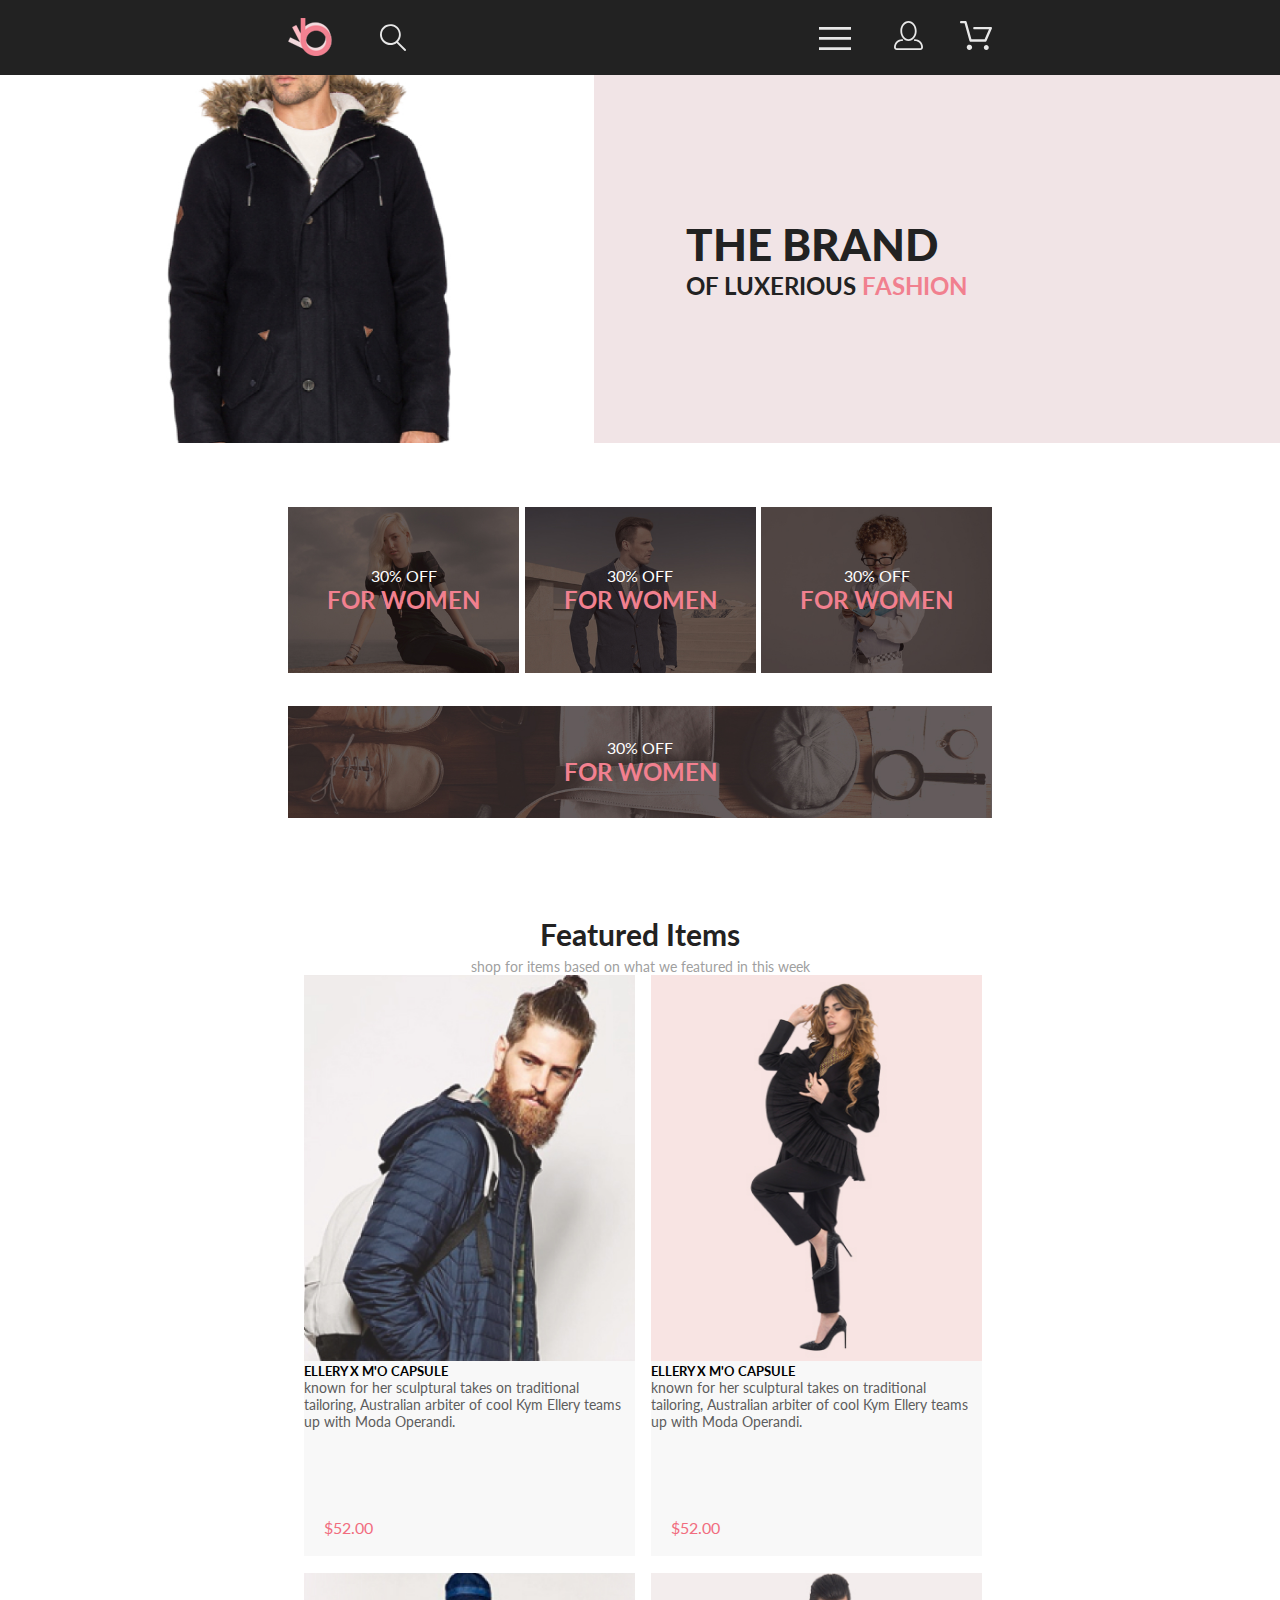
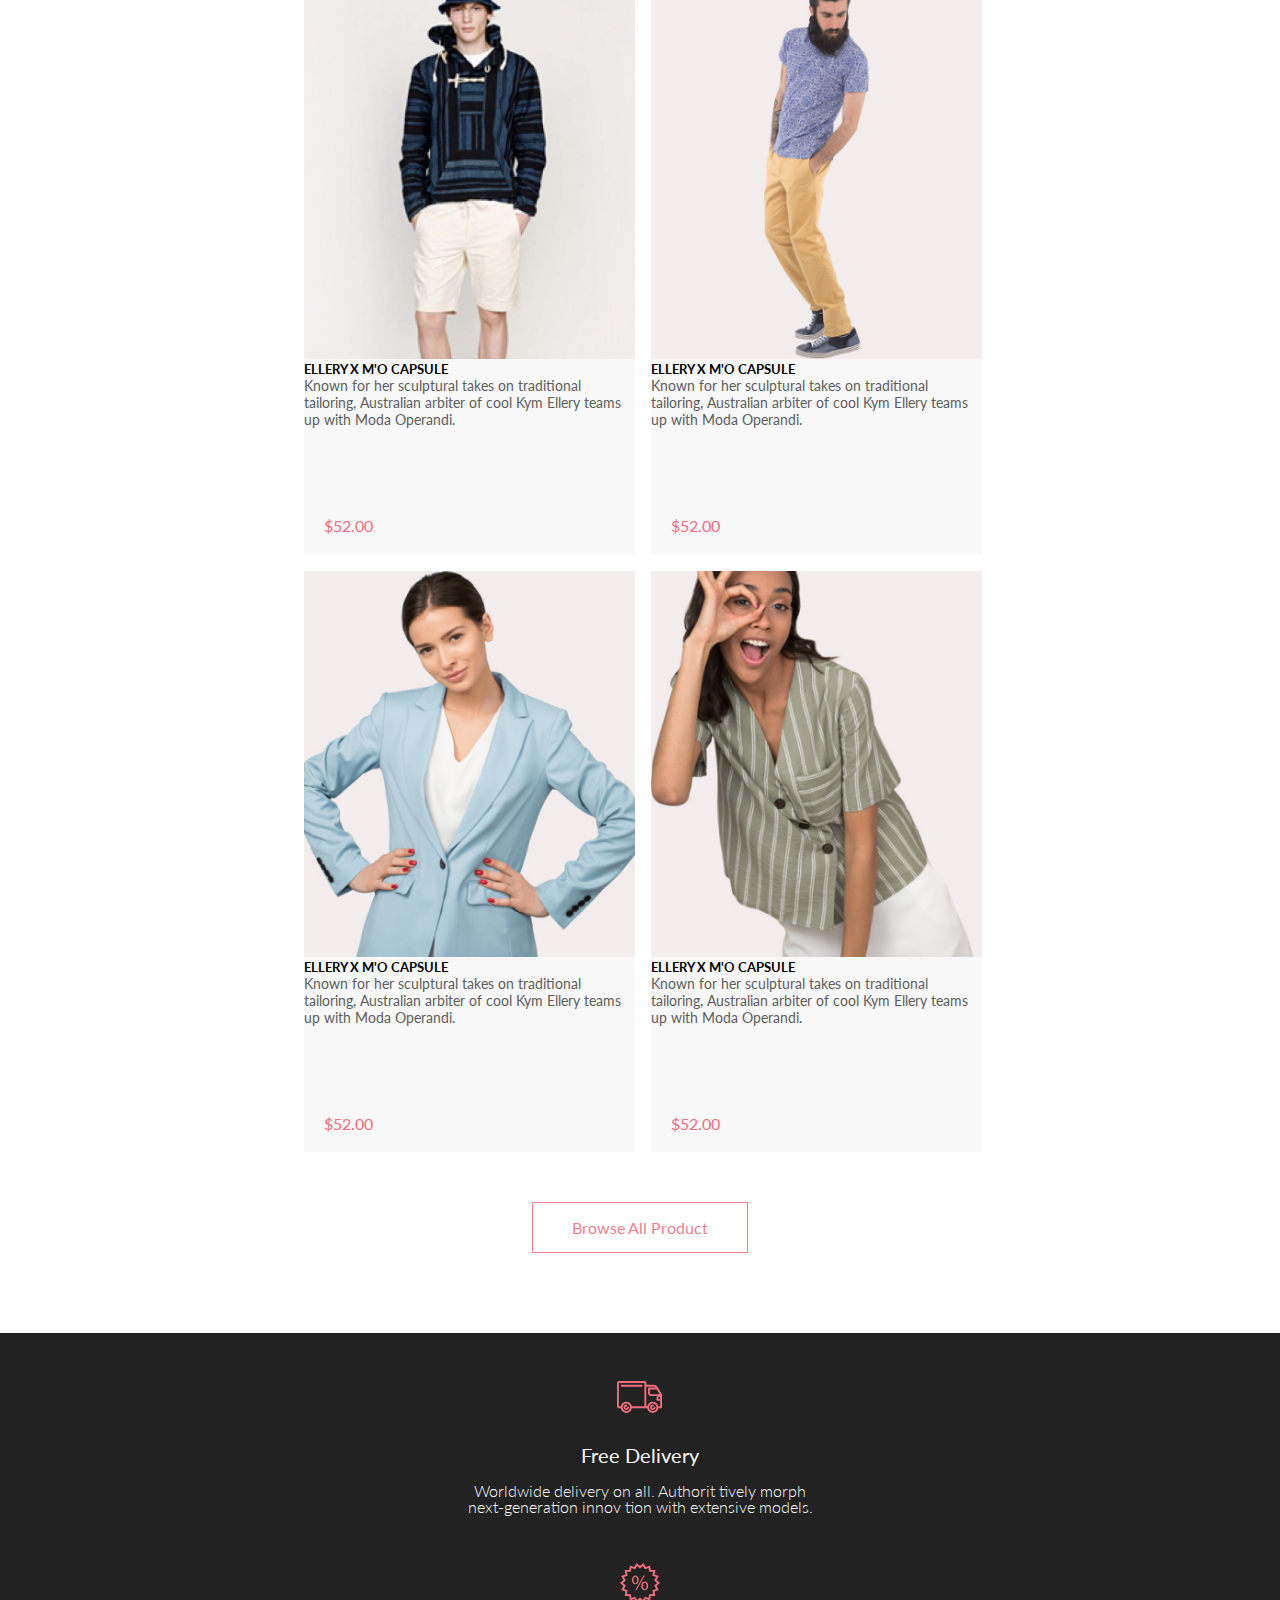
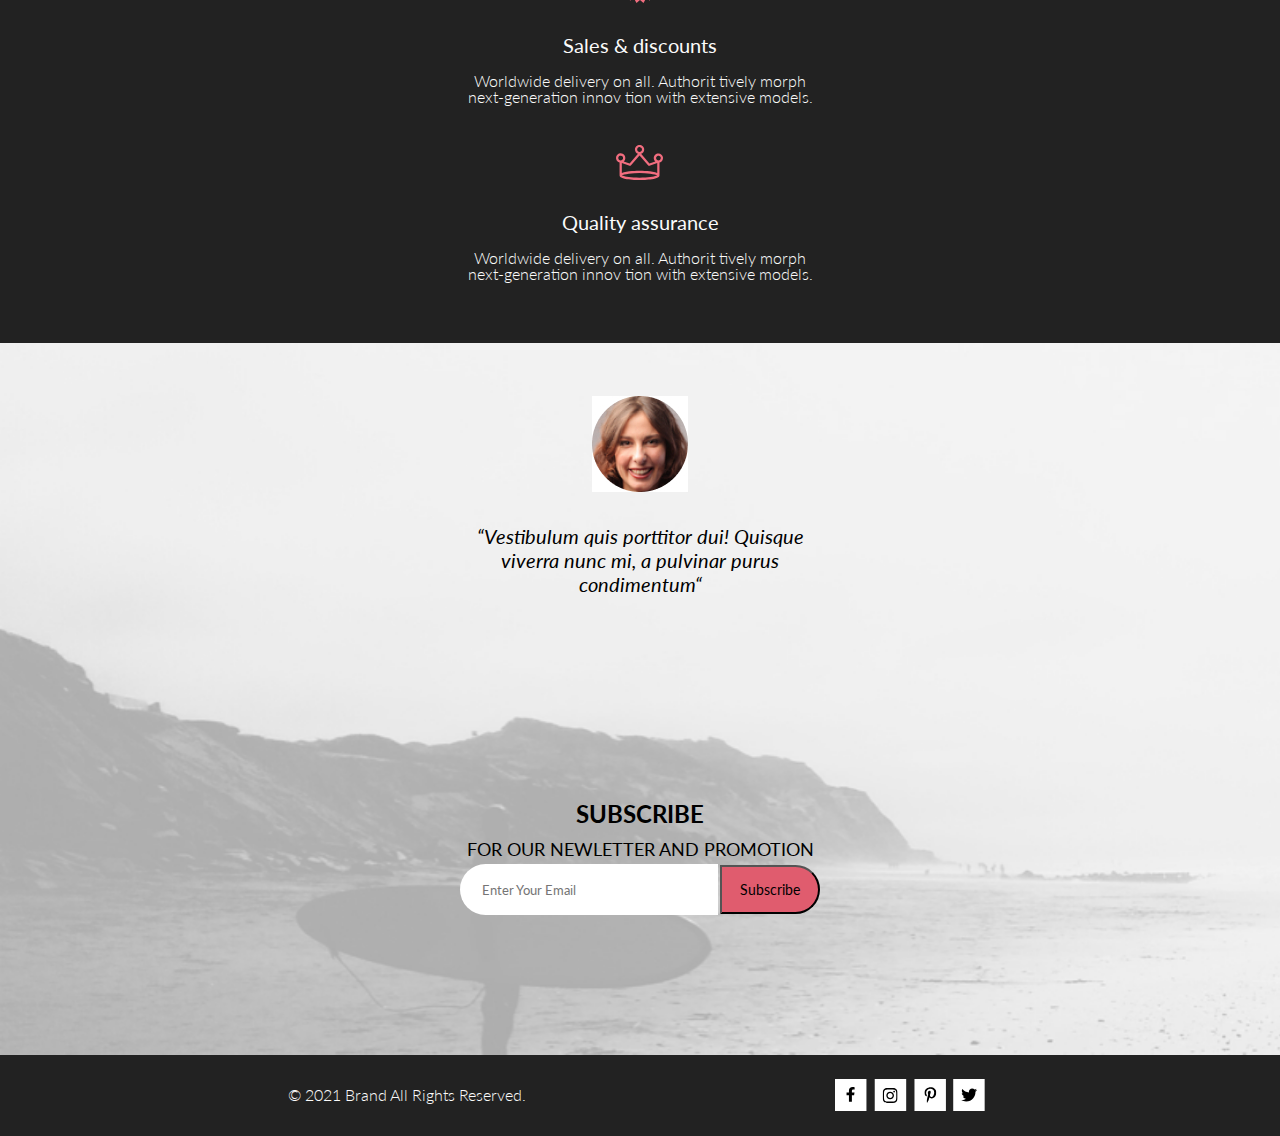
<file: index.html>
<!DOCTYPE html>
<html lang="en">

<head>
    <meta charset="UTF-8">
    <meta name="viewport" content="width=device-width, initial-scale=1.0">
    <title>Shop</title>
    <link rel="stylesheet" href="./css/style.css">
    <link rel="preconnect" href="https://fonts.googleapis.com">
    <link rel="preconnect" href="https://fonts.gstatic.com" crossorigin>
    <link href="https://fonts.googleapis.com/css2?family=Lato:ital,wght@0,300;0,400;0,700;0,900;1,400&display=swap"
    rel="stylesheet">
    <!-- <link href="https://cdn.jsdelivr.net/npm/bootstrap@5.1.3/dist/css/bootstrap.min.css" rel="stylesheet" integrity="sha384-1BmE4kWBq78iYhFldvKuhfTAU6auU8tT94WrHftjDbrCEXSU1oBoqyl2QvZ6jIW3" crossorigin="anonymous" > -->
    <link rel="stylesheet" href="./css/all.css">    


</head>

<body>
    <header class="header">
        <div class="container">
            <div class="header__wrp">
                <div class="header__search">
                    <a href="index.html"><img class="header__logo" src="./img/logo.svg" alt="logo"></a>
                    <div class="header__search-wrp">
                        <form class="header__search-form" action="#">
                            <button class="header__search-button"><img src="./img/loupe.svg" alt="loupe"></button>
                            <label class="search-label visually-hidden" for="search">search</label>
                            <input type="search" placeholder="Search" id="search">
                        </form>
                    </div>
                </div>
                <div class="header__nav-group">
                    <button class="header__button" type="button"><img src="./img/burger.svg" alt="burger">
                    </button>
                    <a href="registration.html"><img class="header__link" src="./img/cabinet.svg" alt="cabinet"></a>
                    <a href="cart.html"><img class="header__link" src="./img/basket.svg" alt="basket"></a>
                    <nav class="header__menu">
                        <h2 class="header__menu-tittle">menu</h2>
                        <button class="header__menu-close"><img src="./img/menu-cross.svg" alt="cross"></button>
                        <ul class="header__menu-list">
                            <li class="header__menu-item menu-sub-item">
                                <h3 class="menu-sub-item__title">man</h3>
                                <ul class="menu-sub-item__list">
                                    <li><a class="menu-sub-item__item-link" href="#">accessories</a></li>
                                    <li><a class="menu-sub-item__item-link" href="#">bags</a></li>
                                    <li><a class="menu-sub-item__item-link" href="#">denim</a></li>
                                    <li><a class="menu-sub-item__item-link" href="#">t-shirts</a></li>
                                </ul>
                            </li>
                            <li class="header__menu-item menu-sub-item">
                                <h3 class="menu-sub-item__title">woman</h3>
                                <ul class="menu-sub-item__list">
                                    <li><a class="menu-sub-item__item-link" href="#">accessories</a></li>
                                    <li><a class="menu-sub-item__item-link" href="#">jackets & coats</a></li>
                                    <li><a class="menu-sub-item__item-link" href="#">polos</a></li>
                                    <li><a class="menu-sub-item__item-link" href="#">t-shirts</a></li>
                                    <li><a class="menu-sub-item__item-link" href="#">shirts</a></li>
                                </ul>
                            </li>
                            <li class="header__menu-item menu-sub-item">
                                <h3 class="menu-sub-item__title">kids</h3>
                                <ul class="menu-sub-item__list">
                                    <li><a class="menu-sub-item__item-link" href="#">accessories</a></li>
                                    <li><a class="menu-sub-item__item-link" href="#">jackets & coats</a></li>
                                    <li><a class="menu-sub-item__item-link" href="#">polos</a></li>
                                    <li><a class="menu-sub-item__item-link" href="#">t-shirts</a></li>
                                    <li><a class="menu-sub-item__item-link" href="#">shirts</a></li>
                                    <li><a class="menu-sub-item__item-link" href="#">bags</a></li>
                                </ul>
                            </li>
                        </ul>
                    </nav>
                </div>
            </div>
        </div>
    </header>
    <main>
        <section class="brand">
            <img class="brand__img" src="./img/man.jpg" alt="man" width="800" height="765">
            <div class="brand__title-wrp">
                <h1 class="brand__title">The brand<span class="brand__sub-title"> of luxerious <span
                            class="brand__sub-title-pink">fashion</span></span></h1>
            </div>
        </section>
        <section class="sales container">
            <h2 class="visually-hidden">sales</h2>
            <ul class="sales__list">
                <li class="sales__item sales__item-women">
                    <img class="sales__img" src="./img/women.jpg" alt="women">
                    <div class="sales__item-text-wrp">
                        <p class="sales__item-text">30% off </p>
                        <h3 class="sales__item-title">for women</h3>
                    </div>
                </li>
                <li class="sales__item sales__item-men">
                    <img class="sales__img" src="./img/men.jpg" alt="men">
                    <div class="sales__item-text-wrp">
                        <p class="sales__item-text">30% off </p>
                        <h3 class="sales__item-title">for women</h3>
                    </div>
                </li>
                <li class="sales__item sales__item-kids">
                    <img class="sales__img" src="./img/kids.jpg" alt="kids">
                    <div class="sales__item-text-wrp">
                        <p class="sales__item-text">30% off </p>
                        <h3 class="sales__item-title">for women</h3>
                    </div>
                </li>
                <li class="sales__item-accesories">
                    <img class="sale__img-accesories" src="./img/accesories.jpg" alt="accessories">
                    <div class="sales__item-text-wrp">
                        <p class="sales__item-text">30% off </p>
                        <h3 class="sales__item-title">for women</h3>
                    </div>
                </li>
            </ul>
        </section>
        <section class="products container">
            <h2 class="products__title">featured Items</h2>
            <p class="products__text">shop for items based on what we featured in this week</p>
            <ul class="products__list">
                <li class="product__item">
                    <div class="product__item-wrp">
                        <img class="products__item-img" src="img/p1.jpg" alt="Product-1">
                        <div class="product__overlay">
                        </div>
                        <button class="product__button">
                            <img class="product__cart-img" src="./img/basket.svg" alt="basket">
                            <span class="product__button-text">Add to cart</span>
                        </button>
                    </div>
                    <h3 class="products__item-title">ellery x m'o capsule</h3>
                    <p class="products__item--text">known for her sculptural takes on traditional tailoring, Australian
                        arbiter of cool Kym Ellery
                        teams up with Moda Operandi.</p>
                    <a class="products__item-link" href="#">$52.00</a>
                </li>
                <li class="product__item product__item-center">
                    <div class="product__item-wrp">
                        <img class="products__item-img" src="img/p2.jpg" alt="Product-2">
                        <div class="product__overlay">
                        </div>
                        <button class="product__button">
                            <img class="product__cart-img" src="./img/basket.svg" alt="basket">
                            <span class="product__button-text">Add to cart</span>
                        </button>
                    </div>
                    <h3 class="products__item-title">ellery x m'o capsule</h3>
                    <p class="products__item--text">known for her sculptural takes on traditional tailoring, Australian
                        arbiter of cool Kym Ellery
                        teams up with Moda Operandi.</p>
                    <a class="products__item-link" href="#">$52.00</a>
                </li>
                <li class="product__item">
                    <div class="product__item-wrp">
                        <img class="products__item-img" src="img/p3.jpg" alt="Product-3">
                        <div class="product__overlay">
                        </div>
                        <button class="product__button">
                            <img class="product__cart-img" src="./img/basket.svg" alt="basket">
                            <span class="product__button-text">Add to cart</span>
                        </button>
                    </div>
                    <h3 class="products__item-title">ellery x m'o capsule</h3>
                    <p class="products__item--text">Known for her sculptural takes on traditional tailoring, Australian
                        arbiter of cool Kym Ellery
                        teams up with Moda Operandi.</p>
                    <a class="products__item-link" href="#">$52.00</a>
                </li>
                <li class="product__item">
                    <div class="product__item-wrp">
                        <img class="products__item-img" src="img/p4.jpg" alt="Product-4">
                        <div class="product__overlay">
                        </div>
                        <button class="product__button">
                            <img class="product__cart-img" src="./img/basket.svg" alt="basket">
                            <span class="product__button-text">Add to cart</span>
                        </button>
                    </div>
                    <h3 class="products__item-title">ellery x m'o capsule</h3>
                    <p class="products__item--text">Known for her sculptural takes on traditional tailoring, Australian
                        arbiter of cool Kym Ellery
                        teams up with Moda Operandi.</p>
                    <a class="products__item-link" href="#">$52.00</a>
                </li>
                <li class="product__item product__item-center">
                    <div class="product__item-wrp">
                        <img class="products__item-img" src="img/p5.jpg" alt="Product-5">
                        <div class="product__overlay">
                        </div>
                        <button class="product__button">
                            <img class="product__cart-img" src="./img/basket.svg" alt="basket">
                            <span class="product__button-text">Add to cart</span>
                        </button>
                    </div>
                    <h3 class="products__item-title">ellery x m'o capsule</h3>
                    <p class="products__item--text">Known for her sculptural takes on traditional tailoring, Australian
                        arbiter of cool Kym Ellery
                        teams up with Moda Operandi.</p>
                    <a class="products__item-link" href="#">$52.00</a>
                </li>
                <li class="product__item">
                    <div class="product__item-wrp">
                        <img class="products__item-img" src="img/p6.jpg" alt="Product-6">
                        <div class="product__overlay">
                        </div>
                        <button class="product__button">
                            <img class="product__cart-img" src="./img/basket.svg" alt="basket">
                            <span class="product__button-text">Add to cart</span>
                        </button>
                    </div>
                    <h3 class="products__item-title">ellery x m'o capsule</h3>
                    <p class="products__item--text">Known for her sculptural takes on traditional tailoring, Australian
                        arbiter of cool Kym Ellery
                        teams up with Moda Operandi.</p>
                    <a class="products__item-link" href="#">$52.00</a>
                </li>
            </ul>
            <div class="product__link-wrp"><a class="product__link" href="#">Browse All Product</a>
            </div>

        </section>
        <section class="features">
            <h2 class="visually-hidden">features</h2>
            <ul class="features__list container">
                <li class="features__item">
                    <img class="features__item-img" src="img/car.svg" alt="car">
                    <h3 class="features__item-title">Free Delivery</h3>
                    <p class="features__item-text">Worldwide delivery on all. Authorit tively morph next-generation
                        innov tion with extensive
                        models.</p>
                </li>
                <li class="features__item features__item-center">
                    <img class="features__item-img" src="img/discounts.svg" alt="discounts">
                    <h3 class="features__item-title">Sales & discounts</h3>
                    <p class="features__item-text">Worldwide delivery on all. Authorit tively morph next-generation
                        innov tion with extensive
                        models.</p>
                </li>
                <li class="features__item item">
                    <img class="features__item-img" src="img/crown.svg" alt="crown">
                    <h3 class="features__item-title">Quality assurance</h3>
                    <p class="features__item-text">Worldwide delivery on all. Authorit tively morph next-generation
                        innov tion with extensive
                        models. </p>
                </li>
            </ul>
        </section>
    </main>
    <footer class="footer">
        <div class="footer__wrp-background">
            <div class="footer_wrp container">
                <div class="footer__person">
                    <img class="footer__img" src="img/face.jpg" alt="face">
                    <p class="footer__text">“Vestibulum quis porttitor dui! Quisque viverra nunc mi, a pulvinar purus
                        condimentum“
                    </p>
                </div>
                <div class="footer__subscribe">
                    <h2 class="footer__subscribe-title">subscribe</h2>
                    <p class="footer__subscribe-text">for our newletter and promotion</p>
                    <label>
                        <input class="footer__subscribe-input" type="text" style="padding-left: 22px;"
                            placeholder="Enter Your Email">
                        <button class="footer__subscribe-button" type="submit">Subscribe</button>
                    </label>
                </div>
            </div>
        </div>
        <div class="copy-networks_wrp">
            <div class="copy-networks container">
                <div class="copy">&copy; 2021 Brand All Rights Reserved.
                </div>
                <section class="footer__networks">
                    <h2 class="visually-hidden">social networks</h2>
                    <ul class="footer__networks-list">
                        <li class="footer__networks-link"><a href="#"><img class="footer__network-img" src="img/fb.svg"
                                    alt="facebook"></a>
                        </li>
                        <li class="footer__networks-link"><a href="#"><img class="footer__network-img"
                                    src="img/inst.svg" alt="instagram"></a>
                        </li>
                        <li class="footer__networks-link"><a href="#"><img class="footer__network-img"
                                    src="img/pint.svg" alt="pinterest"></a>
                        </li>
                        <li class="footer__networks-link"><a href="#"><img class="footer__network-img"
                                    src="img/twit.svg" alt="twitter"></a>
                        </li>
                    </ul>
                </section>
            </div>
        </div>
    </footer>
    <script src="https://cdn.jsdelivr.net/npm/bootstrap@5.1.3/dist/js/bootstrap.bundle.min.js" integrity="sha384-ka7Sk0Gln4gmtz2MlQnikT1wXgYsOg+OMhuP+IlRH9sENBO0LRn5q+8nbTov4+1p" crossorigin="anonymous"></script>
</body>
</file>
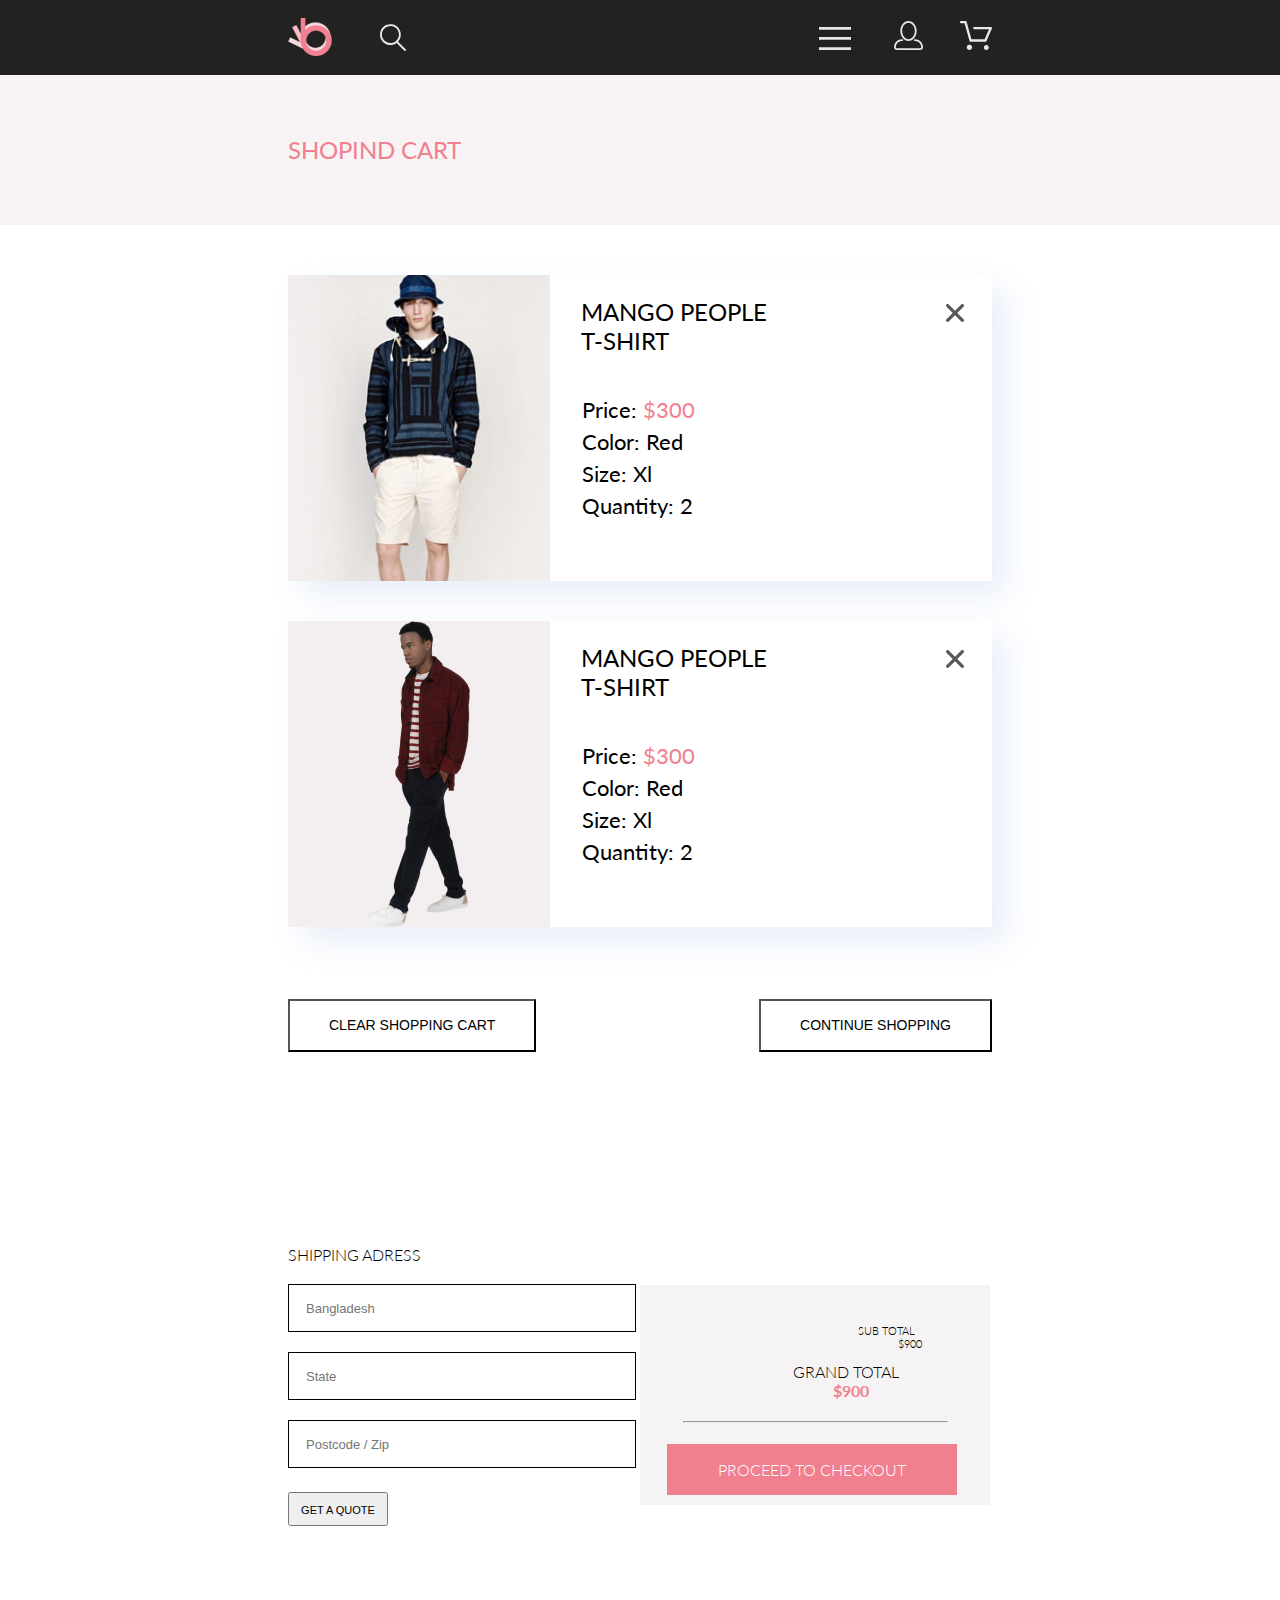
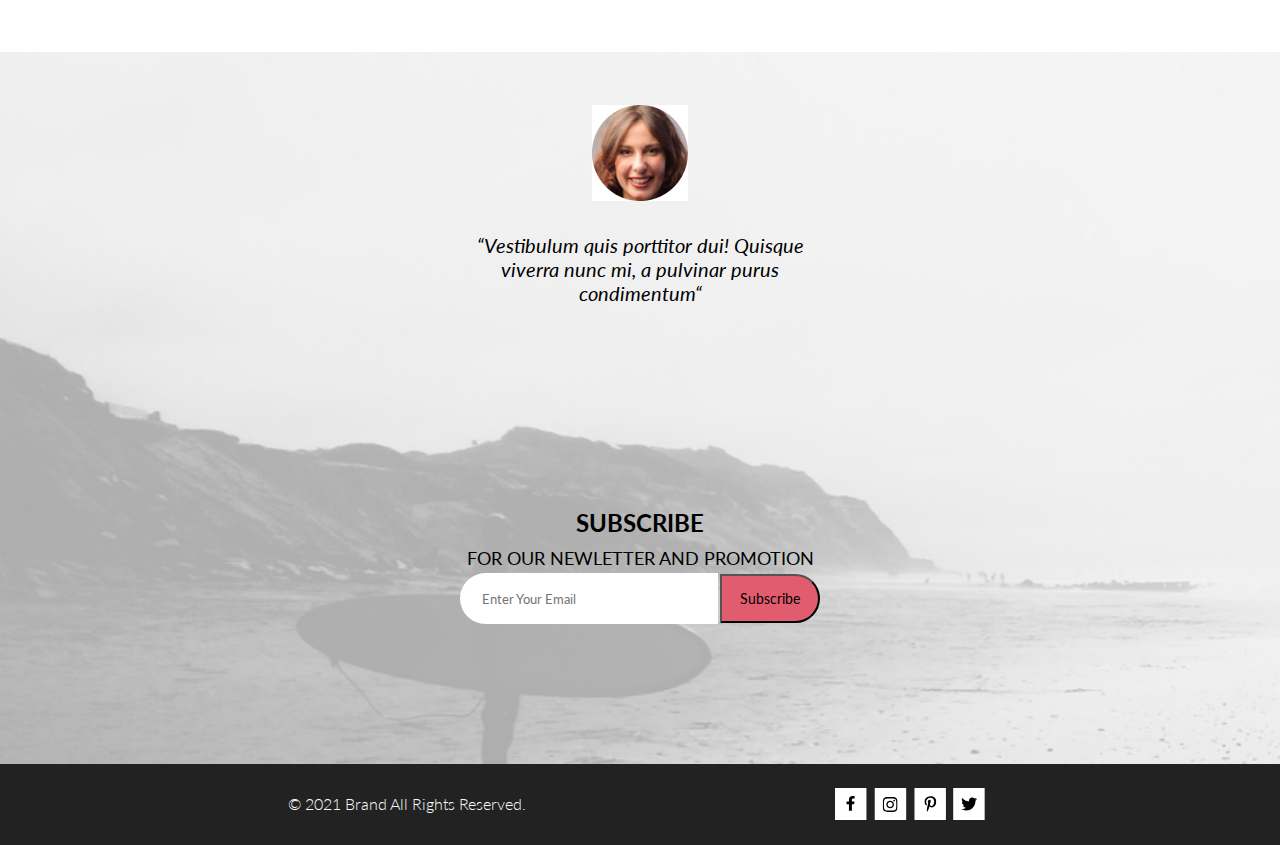
<file: cart.html>
<!DOCTYPE html>
<html lang="en">

<head>
    <meta charset="UTF-8">
    <meta name="viewport" content="width=device-width, initial-scale=1.0">
    <title>Shop</title>
    <link rel="stylesheet" href="./css/style.css">
    <link rel="preconnect" href="https://fonts.googleapis.com">
    <link rel="preconnect" href="https://fonts.gstatic.com" crossorigin>
    <link href="https://fonts.googleapis.com/css2?family=Lato:ital,wght@0,300;0,400;0,700;0,900;1,400&display=swap"
        rel="stylesheet">
    <link rel="stylesheet" href="./css/all.css">    
</head>

<body>
    <header class="header">
        <div class="container">
            <div class="header__wrp">
                <div class="header__search">
                    <a href="index.html"><img class="header__logo" src="./img/logo.svg" alt="logo"></a>
                    <div class="header__search-wrp">
                        <form class="header__search-form" action="#">
                            <button class="header__search-button"><img src="./img/loupe.svg" alt="loupe"></button>
                            <label class="search-label visually-hidden" for="search">search</label>
                            <input type="search" placeholder="Search" id="search">
                        </form>
                    </div>
                </div>
                <div class="header__nav-group">
                    <button class="header__button" type="button"><img src="./img/burger.svg" alt="burger">
                    </button>
                    <a href="registration.html"><img class="header__link" src="./img/cabinet.svg" alt="cabinet"></a>
                    <a href="cart.html"><img class="header__link" src="./img/basket.svg" alt="basket"></a>
                    <nav class="header__menu">
                        <h2 class="header__menu-tittle">menu</h2>
                        <ul class="header__menu-list">
                            <li class="header__menu-item menu-sub-item">
                                <h3 class="menu-sub-item__title">man</h3>
                                <ul class="menu-sub-item__list">
                                    <li><a class="menu-sub-item__item-link" href="#">accessories</a></li>
                                    <li><a class="menu-sub-item__item-link" href="#">bags</a></li>
                                    <li><a class="menu-sub-item__item-link" href="#">denim</a></li>
                                    <li><a class="menu-sub-item__item-link" href="#">t-shirts</a></li>
                                </ul>
                            </li>
                            <li class="header__menu-item menu-sub-item">
                                <h3 class="menu-sub-item__title">woman</h3>
                                <ul class="menu-sub-item__list">
                                    <li><a class="menu-sub-item__item-link" href="#">accessories</a></li>
                                    <li><a class="menu-sub-item__item-link" href="#">jackets & coats</a></li>
                                    <li><a class="menu-sub-item__item-link" href="#">polos</a></li>
                                    <li><a class="menu-sub-item__item-link" href="#">t-shirts</a></li>
                                    <li><a class="menu-sub-item__item-link" href="#">shirts</a></li>
                                </ul>
                            </li>
                            <li class="header__menu-item menu-sub-item">
                                <h3 class="menu-sub-item__title">kids</h3>
                                <ul class="menu-sub-item__list">
                                    <li><a class="menu-sub-item__item-link" href="#">accessories</a></li>
                                    <li><a class="menu-sub-item__item-link" href="#">jackets & coats</a></li>
                                    <li><a class="menu-sub-item__item-link" href="#">polos</a></li>
                                    <li><a class="menu-sub-item__item-link" href="#">t-shirts</a></li>
                                    <li><a class="menu-sub-item__item-link" href="#">shirts</a></li>
                                    <li><a class="menu-sub-item__item-link" href="#">bags</a></li>
                                </ul>
                            </li>
                        </ul>
                    </nav>
                </div>
            </div>
        </div>
    </header>
        <div class="cart__title-wrp">
        <h1 class="cart__title container">shopind cart</h1>
    </div>
<main class="cart container">
        <div class="cart__items">
            <div class="cart__product cart__product-first">
                <img class="cart__item-img" src="./img/cartproductitemone.jpg" alt="product-1">
                <div class="cart__item-detail">
                    <h2 class="cart__item-title">mango  people <br>t-shirt</h2>
                    <p class="cart__item-txt">price: <span class="cart__item-price"> $300</span></p>
                    <p class="cart__item-txt">color: red</p>
                    <p class="cart__item-txt">size: xl</p>
                    <p class="cart__item-txt">quantity:  	2</p>
                    <button class="cart__product-button">
                     <img class="cart__item-cross-img" src="./img/cross.svg" alt="cross">
                    </button>
                </div>
            </div>
            
            <div class="cart__product">
               <img class="cart__item-img" src="./img/cartproductitemtwo.jpg" alt="Product-2">
               <div class="cart__item-detail">
                   <h2 class="cart__item-title">mango  people  <br>t-shirt</h2>
                   <p class="cart__item-txt">price: <span class="cart__item-price">$300</span></p>
                   <p class="cart__item-txt">color: red</p>
                   <p class="cart__item-txt">size: xl</p>
                   <p class="cart__item-txt">quantity:	2</p></div>
                   <button class="cart__product-button">
                     <img class="cart__item-cross-img" src="./img/cross.svg" alt="cross">
                </button>
            </div>
            <div class="cart__button-wrp">
                <button class="cart__items-button cart__item-clear-button">Clear shopping cart</button>
                <button class="cart__items-button">Continue shopping</button>
            </div>
        </div>
        <div class="cart__shipping">
            <section class="cart__details">
                <h3 class="cart__details-title">shipping adress</h3>
                <input class="cart__details-input" type="text" placeholder="Bangladesh">
                <input class="cart__details-input" type="text" placeholder="State">
                <input class="cart__details-input" type="text" placeholder="Postcode / Zip">
                <button class="cart__details-button"><span class="cart__details-button-text">get a quote</span></button>
            </section>
            <div class="cart__proceed">
                <p class="cart__prooced-subtotal">SUB TOTAL <span class="cart__prooced-subtotal-price">$900</span></p>
                <p class="cart__prooced-grandtotal">GRAND TOTAL <span class="cart__prooced-grandtotal-price"> $900</span></p>
                <hr class="cart__prooced-hr-line">
                <div class="cart__proceed-link-wrp">
                    <a class="cart__proceed-link" href="#">proceed to checkout</a>
                </div>
            </div>
        </div>
</main>

<footer class="footer">
    <div class="footer__wrp-background">
        <div class="footer_wrp container">
            <div class="footer__person">
                <img class="footer__img" src="img/face.jpg" alt="face">
                <p class="footer__text">“Vestibulum quis porttitor dui! Quisque viverra nunc mi, a pulvinar purus
                    condimentum“
                </p>
            </div>
            <div class="footer__subscribe">
                <h2 class="footer__subscribe-title">subscribe</h2>
                <p class="footer__subscribe-text">for our newletter and promotion</p>
                <label><input class="footer__subscribe-input" type="text" style="padding-left: 22px;"
                        placeholder="Enter Your Email">
                    <button class="footer__subscribe-button" type="submit">Subscribe</button>
                </label>
            </div>
        </div>
    </div>
    <div class="copy-networks_wrp">
        <div class="copy-networks container">
            <div class="copy">&copy; 2021 Brand All Rights Reserved.
            </div>
            <section class="footer__networks">
                <h2 class="visually-hidden">social networks</h2>
                <ul class="footer__networks-list">
                    <li class="footer__networks-link"><a href="#"><img class="footer__network-img" src="img/fb.svg"
                                alt="facebook"></a>
                    </li>
                    <li class="footer__networks-link"><a href="#"><img class="footer__network-img"
                                src="img/inst.svg" alt="instagram"></a>
                    </li>
                    <li class="footer__networks-link"><a href="#"><img class="footer__network-img"
                                src="img/pint.svg" alt="pinterest"></a>
                    </li>
                    <li class="footer__networks-link"><a href="#"><img class="footer__network-img"
                                src="img/twit.svg" alt="twitter"></a>
                    </li>
                </ul>
            </section>
        </div>
    </div>
</footer>
<script src="https://cdn.jsdelivr.net/npm/bootstrap@5.1.3/dist/js/bootstrap.bundle.min.js" integrity="sha384-ka7Sk0Gln4gmtz2MlQnikT1wXgYsOg+OMhuP+IlRH9sENBO0LRn5q+8nbTov4+1p" crossorigin="anonymous"></script>
</body>
</file>
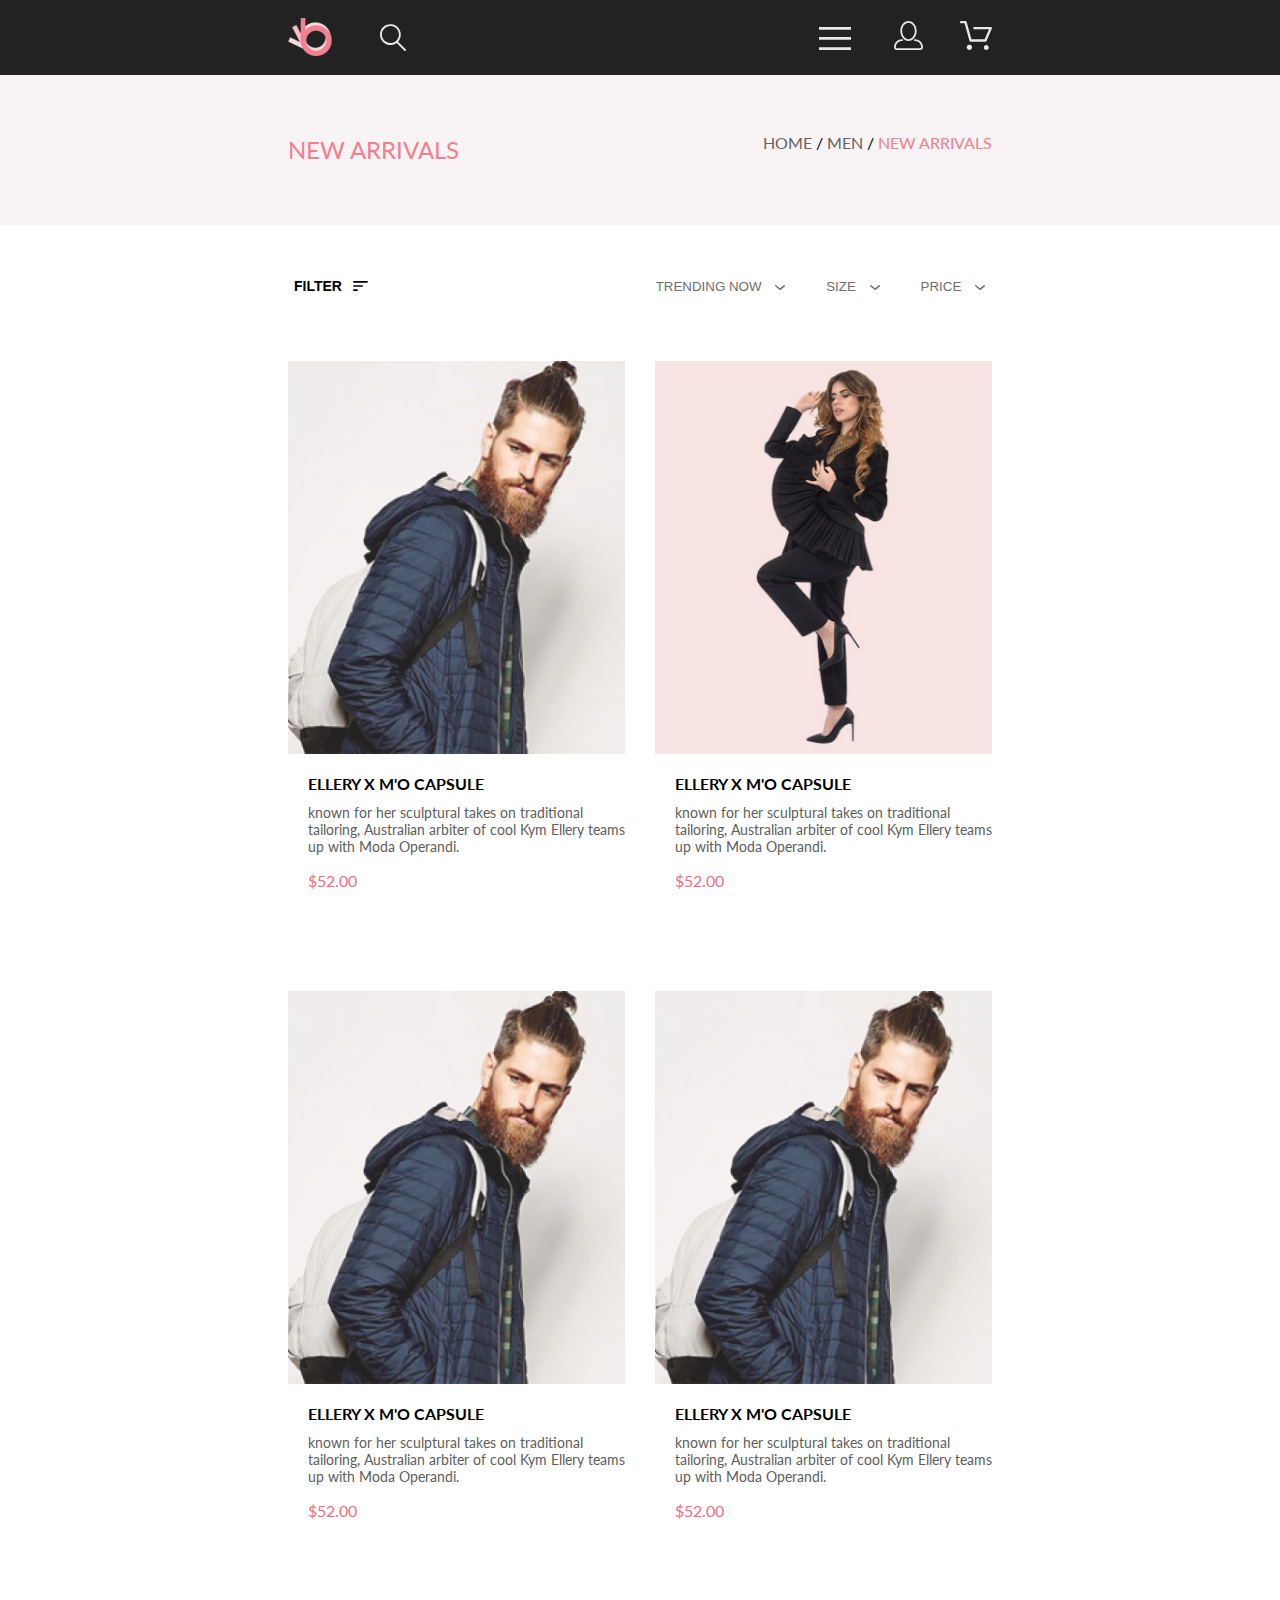
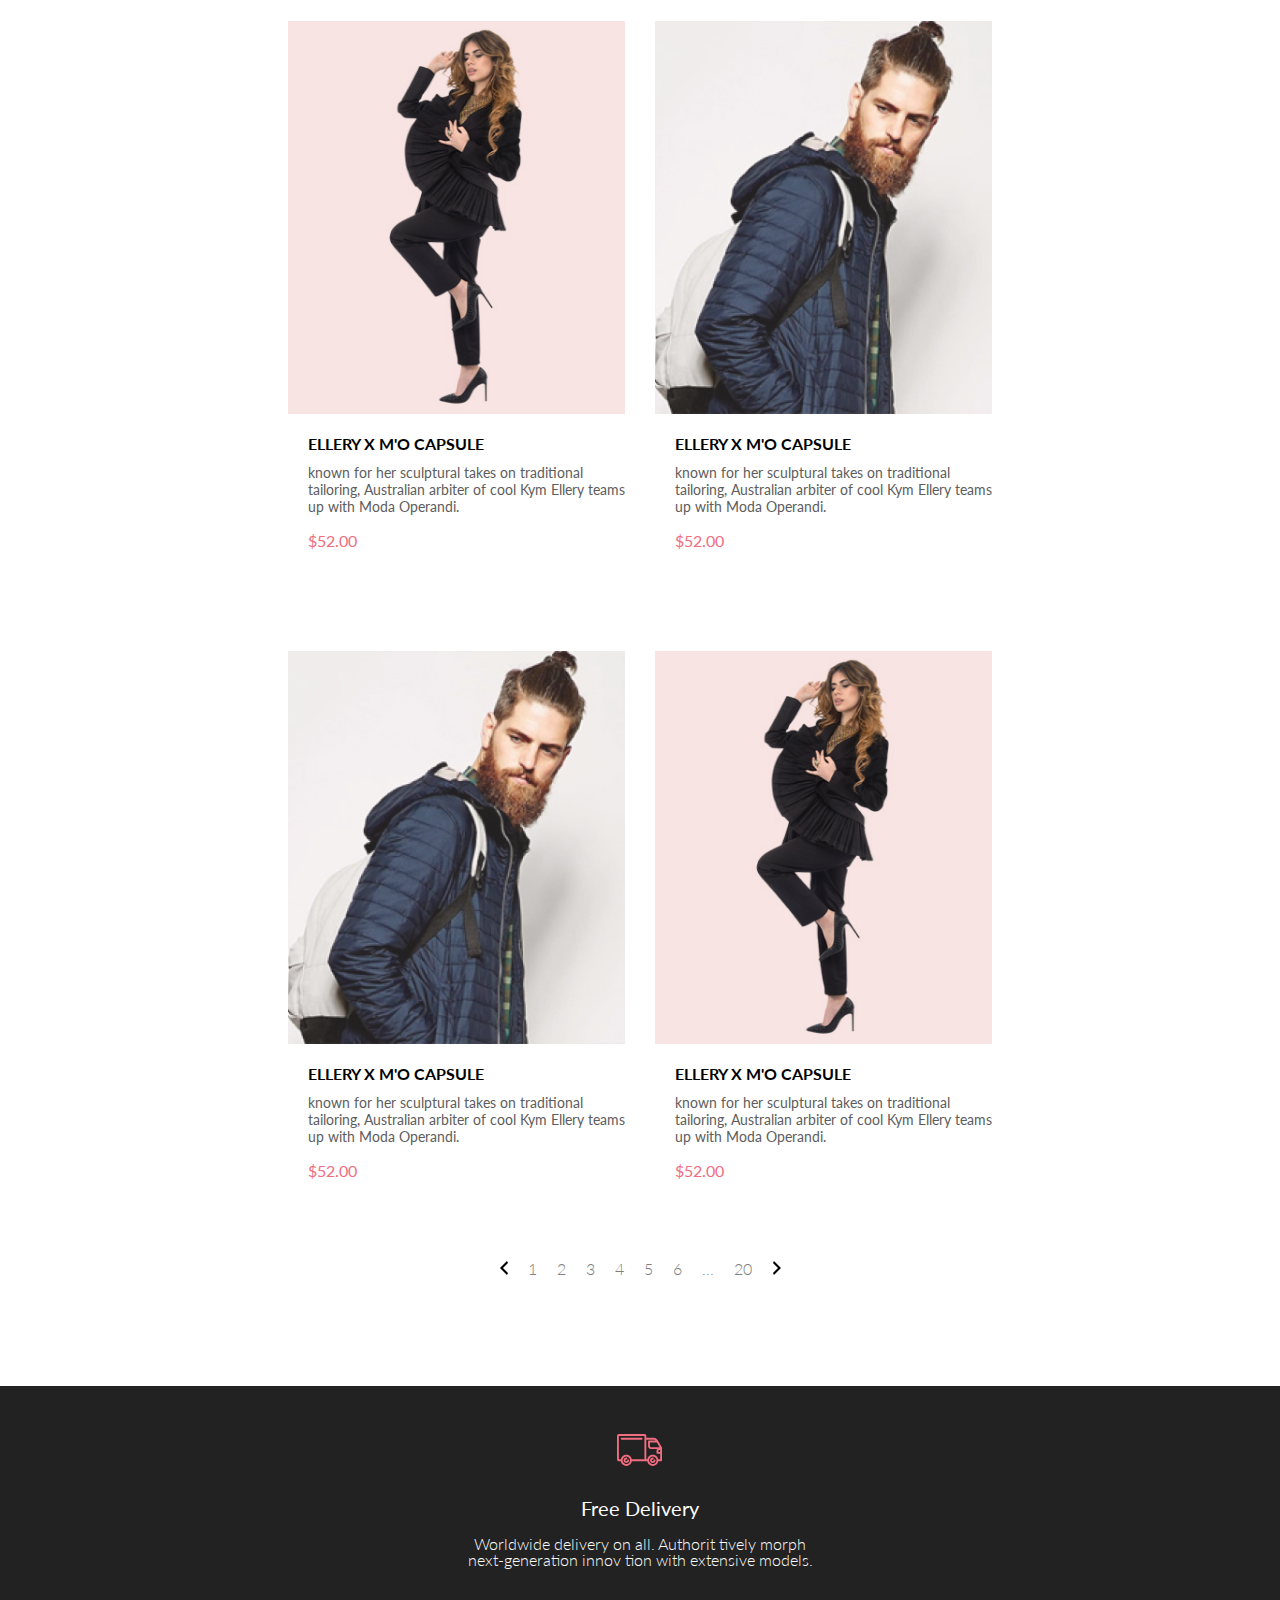
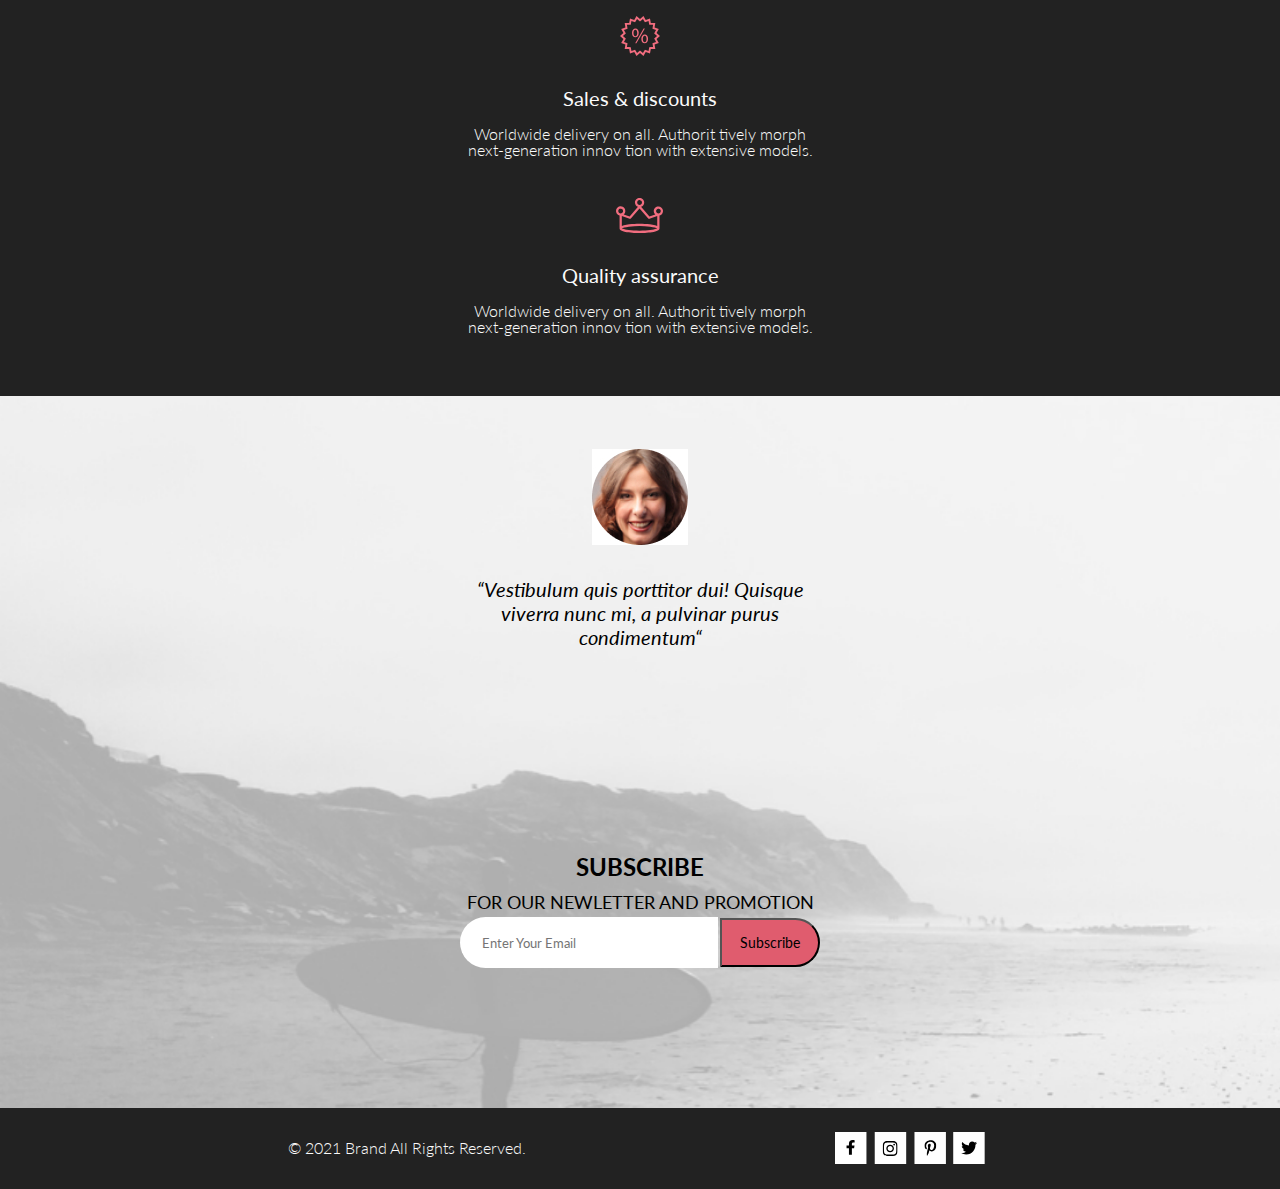
<file: catalog.html>
<!DOCTYPE html>
<html lang="en">
<head>
    <meta charset="UTF-8">
    <meta http-equiv="X-UA-Compatible" content="IE=edge">
    <meta name="viewport" content="width=device-width, initial-scale=1.0">
    <title>Document</title>
    <link rel="stylesheet" href="./css/style.css">
    <link rel="preconnect" href="https://fonts.googleapis.com">
    <link rel="preconnect" href="https://fonts.gstatic.com" crossorigin>
    <link href="https://fonts.googleapis.com/css2?family=Lato:ital,wght@0,300;0,400;0,700;0,900;1,400&display=swap"
        rel="stylesheet">
    <link rel="stylesheet" href="./css/all.css">    
</head>
<body>
    <header class="header">
        <div class="container">
            <div class="header__wrp">
                <div class="header__search">
                    <a href="index.html"><img class="header__logo" src="./img/logo.svg" alt="logo"></a>
                    <div class="header__search-wrp">
                        <form class="header__search-form" action="#">
                            <button class="header__search-button"><img src="./img/loupe.svg" alt="loupe"></button>
                            <label class="search-label visually-hidden" for="search">search</label>
                            <input type="search" placeholder="Search" id="search">
                        </form>
                    </div>
                </div>
                <div class="header__nav-group">
                    <button class="header__button" type="button"><img src="./img/burger.svg" alt="burger">
                    </button>
                    <a href="registration.html"><img class="header__link" src="./img/cabinet.svg" alt="cabinet"></a>
                    <a href="cart.html"><img class="header__link" src="./img/basket.svg" alt="basket"></a>
                    <nav class="header__menu">
                        <h2 class="header__menu-tittle">menu</h2>
                        <button class="header__menu-close"><img src="./img/menu-cross.svg" alt="cross"></button>
                        <ul class="header__menu-list">
                            <li class="header__menu-item menu-sub-item">
                                <h3 class="menu-sub-item__title">man</h3>
                                <ul class="menu-sub-item__list">
                                    <li><a class="menu-sub-item__item-link" href="#">accessories</a></li>
                                    <li><a class="menu-sub-item__item-link" href="#">bags</a></li>
                                    <li><a class="menu-sub-item__item-link" href="#">denim</a></li>
                                    <li><a class="menu-sub-item__item-link" href="#">t-shirts</a></li>
                                </ul>
                            </li>
                            <li class="header__menu-item menu-sub-item">
                                <h3 class="menu-sub-item__title">woman</h3>
                                <ul class="menu-sub-item__list">
                                    <li><a class="menu-sub-item__item-link" href="#">accessories</a></li>
                                    <li><a class="menu-sub-item__item-link" href="#">jackets & coats</a></li>
                                    <li><a class="menu-sub-item__item-link" href="#">polos</a></li>
                                    <li><a class="menu-sub-item__item-link" href="#">t-shirts</a></li>
                                    <li><a class="menu-sub-item__item-link" href="#">shirts</a></li>
                                </ul>
                            </li>
                            <li class="header__menu-item menu-sub-item">
                                <h3 class="menu-sub-item__title">kids</h3>
                                <ul class="menu-sub-item__list">
                                    <li><a class="menu-sub-item__item-link" href="#">accessories</a></li>
                                    <li><a class="menu-sub-item__item-link" href="#">jackets & coats</a></li>
                                    <li><a class="menu-sub-item__item-link" href="#">polos</a></li>
                                    <li><a class="menu-sub-item__item-link" href="#">t-shirts</a></li>
                                    <li><a class="menu-sub-item__item-link" href="#">shirts</a></li>
                                    <li><a class="menu-sub-item__item-link" href="#">bags</a></li>
                                </ul>
                            </li>
                        </ul>
                    </nav>
                </div>
            </div>
        </div>
    </header>
    <div class="item__title-wrp">
        <div class="item__link-list-wrp container">
            <h1 class="item__title">new arrivals</h1>
            <ul class="item__link-list">
                <li class="item__link-item"><a class="item__link" href="./index.html">home</a>&nbsp;/ </li>
                <li class="item__link-item"><a class="item__link" href="#">&nbsp;men</a>&nbsp;/ </li>
                <li class="item__link-item"><a class="item__link" href="#"><span class="item__link-pink">&nbsp;new arrivals</span></a></li>
            </ul>
        </div>
    </div>
    <main class="container">
        <div class="dropdowns__catalog-wrp">
        <div class="dropdowns__filter">
            <button class="dropdowns__filter-button">
                <span class="dropdowns__filter-text">Filter</span><img  class="dropdowns__filter-img" src="./img/filter.svg" alt="filter">
            </button>
            <section class="dropdowns__filter-section">
                <h2 class="visually-hidden">filter</h2>
                <ul class="dropdowns__filter-list">
                    <li class="dropdowns__filter-list-category"><span class="dropdowns__filter-pinkblock"></span> CATEGORY</li>
                    <hr class="dropdowns__filter-hr">
                    <li class="dropdowns__filter-list-item">Accessories</li>
                    <li class="dropdowns__filter-list-item">Bags</li>
                    <li class="dropdowns__filter-list-item">Denim</li>
                    <li class="dropdowns__filter-list-item">Hoodies & Sweatshirts</li>
                    <li class="dropdowns__filter-list-item">Jackets & Coats</li>
                    <li class="dropdowns__filter-list-item">Polos</li>
                    <li class="dropdowns__filter-list-item">Shirts</li>
                    <li class="dropdowns__filter-list-item">Shoes</li>
                    <li class="dropdowns__filter-list-item">Sweaters & Knits</li>
                    <li class="dropdowns__filter-list-item">T-Shirts</li>
                    <li class="dropdowns__filter-list-item">Tanks</li>
                    <li class="dropdowns__filter-list-category"><span class="dropdowns__filter-pinkblock"></span>BRAND</li>
                    <hr class="dropdowns__filter-hr">
                    <li class="dropdowns__filter-list-category"><span class="dropdowns__filter-pinkblock"></span>DESIGNER</li>
                    <hr class="dropdowns__filter-hr">
                </ul>
            </section>
        </div>
        <div class="dropdowns__catalog">
        <div class="dropdown-trending">
            <button class="dropbtn"><span class="dropdown-trending-text">TRENDING NOW</span> <img class="dropdown-trending-img" src="./img/drop.svg" alt="drop"></button>
            <div class="dropdown-content dropdown-content-trending">
                <form>
                    <input type="checkbox" name="Receipt" id="Receipt" value="Yes">
                    <label for="Receipt">S</label>
                </form>
                              <form>
                    <input type="checkbox" name="Receipt" id="Receipt" value="Yes">
                    <label for="Receipt">M</label>
                </form>
                              <form>
                    <input type="checkbox" name="Receipt" id="Receipt" value="Yes">
                    <label for="Receipt">L</label>
                </form>
            </div>
          </div>
          <div class="dropdown-trending">
            <button class="dropbtn"><span class="dropdown-trending-text">SIZE </span><img class="dropdown-trending-img" src="./img/drop.svg" alt="drop"></button>
            <div class="dropdown-content dropdown-content-size">
                <form>
                    <input type="checkbox" name="Receipt" id="Receipt" value="Yes">
                    <label for="Receipt">S</label>
                </form>
                <form>
                    <input type="checkbox" name="Receipt" id="Receipt" value="Yes">
                    <label for="Receipt">M</label>
                </form>
                <form>
                    <input type="checkbox" name="Receipt" id="Receipt" value="Yes">
                    <label for="Receipt">L</label>
                </form>
            </div>
          </div>
          <div class="dropdown-trending">
            <button class="dropbtn"><span class="dropdown-trending-text">PRICE </span><img class="dropdown-trending-img" src="./img/drop.svg" alt="drop"></button>
            <div class="dropdown-content dropdown-content-price">
                <input type="checkbox" name="Receipt" id="Receipt" value="Yes">
                <label for="Receipt">100$</label>
            </form>
                          <form>
                <input type="checkbox" name="Receipt" id="Receipt" value="Yes">
                <label for="Receipt">200$</label>
            </form>
                          <form>
                <input type="checkbox" name="Receipt" id="Receipt" value="Yes">
                <label for="Receipt">300$</label>
            </form>
            </div>
          </div>
        </div>
        </div>
        <div class="catalog__products">
            <ul class="catalog__products-list">
                <li class="catalog__product-item box-1">
                    <div class="product__item-wrp">
                        <img class="products__item-img" src="img/p1.jpg" alt="Product-1">
                        <div class="product__overlay">
                        </div>
                        <button class="product__button">
                            <img class="product__cart-img" src="./img/basket.svg" alt="basket">
                            <span class="product__button-text">Add to cart</span>
                        </button>
                    </div>
                    <h3 class="catalog__product-item-title">ellery x m'o capsule</h3>
                    <p class="catalog__product-item-text">known for her sculptural takes on traditional tailoring, Australian
                        arbiter of cool Kym Ellery
                        teams up with Moda Operandi.</p>
                    <a class="catalog__product-item-link" href="#">$52.00</a>
                </li>
                <li class="catalog__product-item box-2">
                    <div class="product__item-wrp">
                        <img class="products__item-img" src="img/p2.jpg" alt="Product-2">
                        <div class="product__overlay">
                        </div>
                        <button class="product__button">
                            <img class="product__cart-img" src="./img/basket.svg" alt="basket">
                            <span class="product__button-text">Add to cart</span>
                        </button>
                    </div>
                    <h3 class="catalog__product-item-title">ellery x m'o capsule</h3>
                    <p class="catalog__product-item-text">known for her sculptural takes on traditional tailoring, Australian
                        arbiter of cool Kym Ellery
                        teams up with Moda Operandi.</p>
                    <a class="catalog__product-item-link" href="#">$52.00</a>
                </li>
                <li class="catalog__product-item box-1">
                    <div class="product__item-wrp">
                        <img class="products__item-img" src="img/p1.jpg" alt="Product-1">
                        <div class="product__overlay">
                        </div>
                        <button class="product__button">
                            <img class="product__cart-img" src="./img/basket.svg" alt="basket">
                            <span class="product__button-text">Add to cart</span>
                        </button>
                    </div>
                    <h3 class="catalog__product-item-title">ellery x m'o capsule</h3>
                    <p class="catalog__product-item-text">known for her sculptural takes on traditional tailoring, Australian
                        arbiter of cool Kym Ellery
                        teams up with Moda Operandi.</p>
                    <a class="catalog__product-item-link" href="#">$52.00</a>
                </li>
                <li class="catalog__product-item box-1">
                    <div class="product__item-wrp">
                        <img class="products__item-img" src="img/p1.jpg" alt="Product-1">
                        <div class="product__overlay">
                        </div>
                        <button class="product__button">
                            <img class="product__cart-img" src="./img/basket.svg" alt="basket">
                            <span class="product__button-text">Add to cart</span>
                        </button>
                    </div>
                    <h3 class="catalog__product-item-title">ellery x m'o capsule</h3>
                    <p class="catalog__product-item-text">known for her sculptural takes on traditional tailoring, Australian
                        arbiter of cool Kym Ellery
                        teams up with Moda Operandi.</p>
                    <a class="catalog__product-item-link" href="#">$52.00</a>
                </li>
                <li class="catalog__product-item box-2">
                    <div class="product__item-wrp">
                        <img class="products__item-img" src="img/p2.jpg" alt="Product-2">
                        <div class="product__overlay">
                        </div>
                        <button class="product__button">
                            <img class="product__cart-img" src="./img/basket.svg" alt="basket">
                            <span class="product__button-text">Add to cart</span>
                        </button>
                    </div>
                    <h3 class="catalog__product-item-title">ellery x m'o capsule</h3>
                    <p class="catalog__product-item-text">known for her sculptural takes on traditional tailoring, Australian
                        arbiter of cool Kym Ellery
                        teams up with Moda Operandi.</p>
                    <a class="catalog__product-item-link" href="#">$52.00</a>
                </li>
                <li class="catalog__product-item box-1">
                    <div class="product__item-wrp">
                        <img class="products__item-img" src="img/p1.jpg" alt="Product-1">
                        <div class="product__overlay">
                        </div>
                        <button class="product__button">
                            <img class="product__cart-img" src="./img/basket.svg" alt="basket">
                            <span class="product__button-text">Add to cart</span>
                        </button>
                    </div>
                    <h3 class="catalog__product-item-title">ellery x m'o capsule</h3>
                    <p class="catalog__product-item-text">known for her sculptural takes on traditional tailoring, Australian
                        arbiter of cool Kym Ellery
                        teams up with Moda Operandi.</p>
                    <a class="catalog__product-item-link" href="#">$52.00</a>
                </li>
                <li class="catalog__product-item box-1">
                    <div class="product__item-wrp">
                        <img class="products__item-img" src="img/p1.jpg" alt="Product-1">
                        <div class="product__overlay">
                        </div>
                        <button class="product__button">
                            <img class="product__cart-img" src="./img/basket.svg" alt="basket">
                            <span class="product__button-text">Add to cart</span>
                        </button>
                    </div>
                    <h3 class="catalog__product-item-title">ellery x m'o capsule</h3>
                    <p class="catalog__product-item-text">known for her sculptural takes on traditional tailoring, Australian
                        arbiter of cool Kym Ellery
                        teams up with Moda Operandi.</p>
                    <a class="catalog__product-item-link" href="#">$52.00</a>
                </li>
                <li class="catalog__product-item box-2">
                    <div class="product__item-wrp">
                        <img class="products__item-img" src="img/p2.jpg" alt="Product-2">
                        <div class="product__overlay">
                        </div>
                        <button class="product__button">
                            <img class="product__cart-img" src="./img/basket.svg" alt="basket">
                            <span class="product__button-text">Add to cart</span>
                        </button>
                    </div>
                    <h3 class="catalog__product-item-title">ellery x m'o capsule</h3>
                    <p class="catalog__product-item-text">known for her sculptural takes on traditional tailoring, Australian
                        arbiter of cool Kym Ellery
                        teams up with Moda Operandi.</p>
                    <a class="catalog__product-item-link" href="#">$52.00</a>
                </li>
                <li class="catalog__product-item box-9">
                    <div class="product__item-wrp">
                        <img class="products__item-img" src="img/p1.jpg" alt="Product-1">
                        <div class="product__overlay">
                        </div>
                        <button class="product__button">
                            <img class="product__cart-img" src="./img/basket.svg" alt="basket">
                            <span class="product__button-text">Add to cart</span>
                        </button>
                    </div>
                    <h3 class="catalog__product-item-title">ellery x m'o capsule</h3>
                    <p class="catalog__product-item-text">known for her sculptural takes on traditional tailoring, Australian
                        arbiter of cool Kym Ellery
                        teams up with Moda Operandi.</p>
                    <a class="catalog__product-item-link" href="#">$52.00</a>
                </li>
            </ul>
        </div>
        <div class="catalog__pagination">
            <a href="#"><img src="./img/paginationleft.svg" alt="previous"></a>
            <a href="#">1</a>
            <a href="#">2</a>
            <a href="#">3</a>
            <a href="#">4</a>
            <a href="#">5</a>
            <a href="#">6</a>
            <a href="#">...</a>
            <a href="#">20</a>
            <a href="#"><img src="./img/paginationright.svg" alt="next"></a>
          </div>
          
    </main>
    <section class="features">
        <h2 class="visually-hidden">features</h2>
        <ul class="features__list container">
            <li class="features__item">
                <img class="features__item-img" src="img/car.svg" alt="car">
                <h3 class="features__item-title">Free Delivery</h3>
                <p class="features__item-text">Worldwide delivery on all. Authorit tively morph next-generation
                    innov tion with extensive
                    models.</p>
            </li>
            <li class="features__item features__item-center">
                <img class="features__item-img" src="img/discounts.svg" alt="discounts">
                <h3 class="features__item-title">Sales & discounts</h3>
                <p class="features__item-text">Worldwide delivery on all. Authorit tively morph next-generation
                    innov tion with extensive
                    models.</p>
            </li>
            <li class="features__item item">
                <img class="features__item-img" src="img/crown.svg" alt="crown">
                <h3 class="features__item-title">Quality assurance</h3>
                <p class="features__item-text">Worldwide delivery on all. Authorit tively morph next-generation
                    innov tion with extensive
                    models. </p>
            </li>
        </ul>
    </section>
    <footer class="footer">
        <div class="footer__wrp-background">
            <div class="footer_wrp container">
                <div class="footer__person">
                    <img class="footer__img" src="img/face.jpg" alt="face">
                    <p class="footer__text">“Vestibulum quis porttitor dui! Quisque viverra nunc mi, a pulvinar purus
                        condimentum“
                    </p>
                </div>
                <div class="footer__subscribe">
                    <h2 class="footer__subscribe-title">subscribe</h2>
                    <p class="footer__subscribe-text">for our newletter and promotion</p>
                    <label><input class="footer__subscribe-input" type="text" style="padding-left: 22px;"
                            placeholder="Enter Your Email">
                        <button class="footer__subscribe-button" type="submit">Subscribe</button>
                    </label>
                </div>
            </div>
        </div>
        <div class="copy-networks_wrp">
            <div class="copy-networks container">
                <div class="copy">&copy; 2021 Brand All Rights Reserved.
                </div>
                <section class="footer__networks">
                    <h2 class="visually-hidden">social networks</h2>
                    <ul class="footer__networks-list">
                        <li class="footer__networks-link"><a href="#"><img class="footer__network-img" src="img/fb.svg"
                                    alt="facebook"></a>
                        </li>
                        <li class="footer__networks-link"><a href="#"><img class="footer__network-img"
                                    src="img/inst.svg" alt="instagram"></a>
                        </li>
                        <li class="footer__networks-link"><a href="#"><img class="footer__network-img"
                                    src="img/pint.svg" alt="pinterest"></a>
                        </li>
                        <li class="footer__networks-link"><a href="#"><img class="footer__network-img"
                                    src="img/twit.svg" alt="twitter"></a>
                        </li>
                    </ul>
                </section>
            </div>
        </div>
    </footer>
    <script src="https://cdn.jsdelivr.net/npm/bootstrap@5.1.3/dist/js/bootstrap.bundle.min.js" integrity="sha384-ka7Sk0Gln4gmtz2MlQnikT1wXgYsOg
   +OMhuP+IlRH9sENBO0LRn5q+8nbTov4+1p" crossorigin="anonymous"></script>
</body>
</html>
</file>
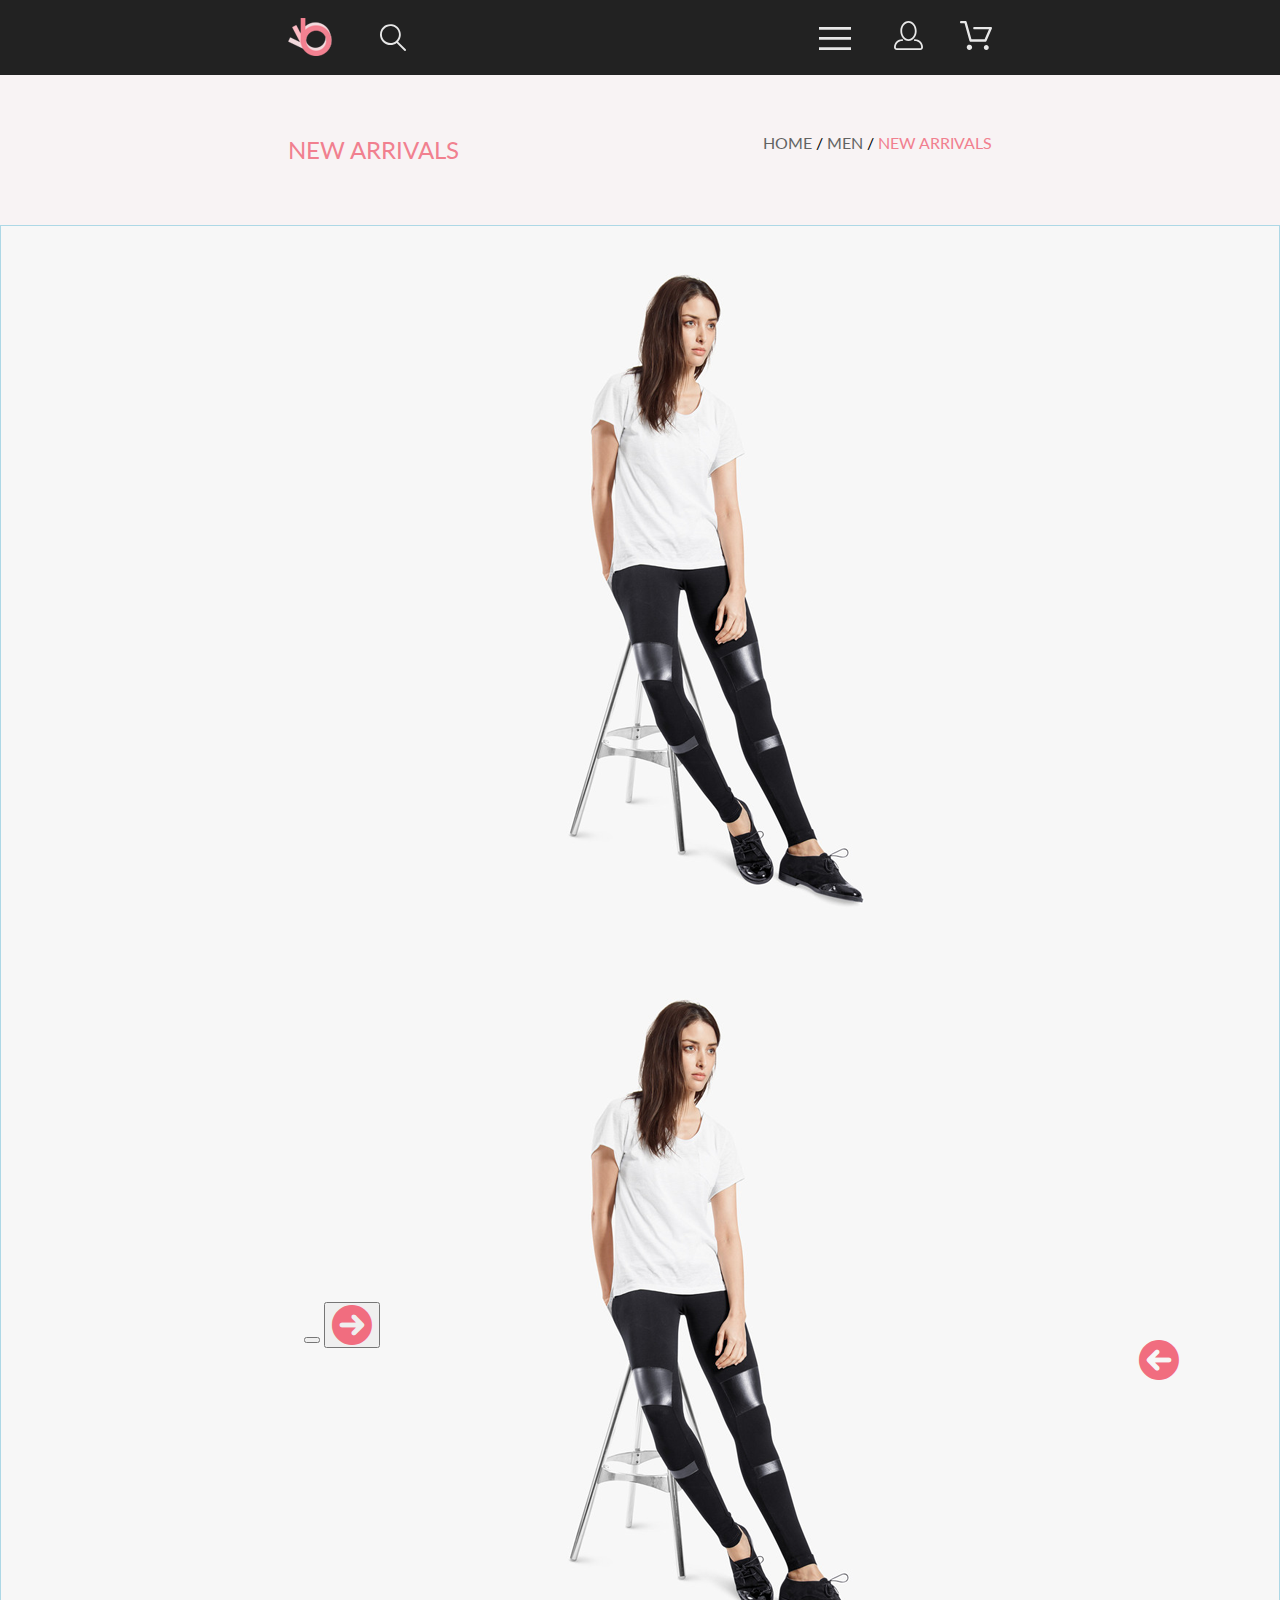
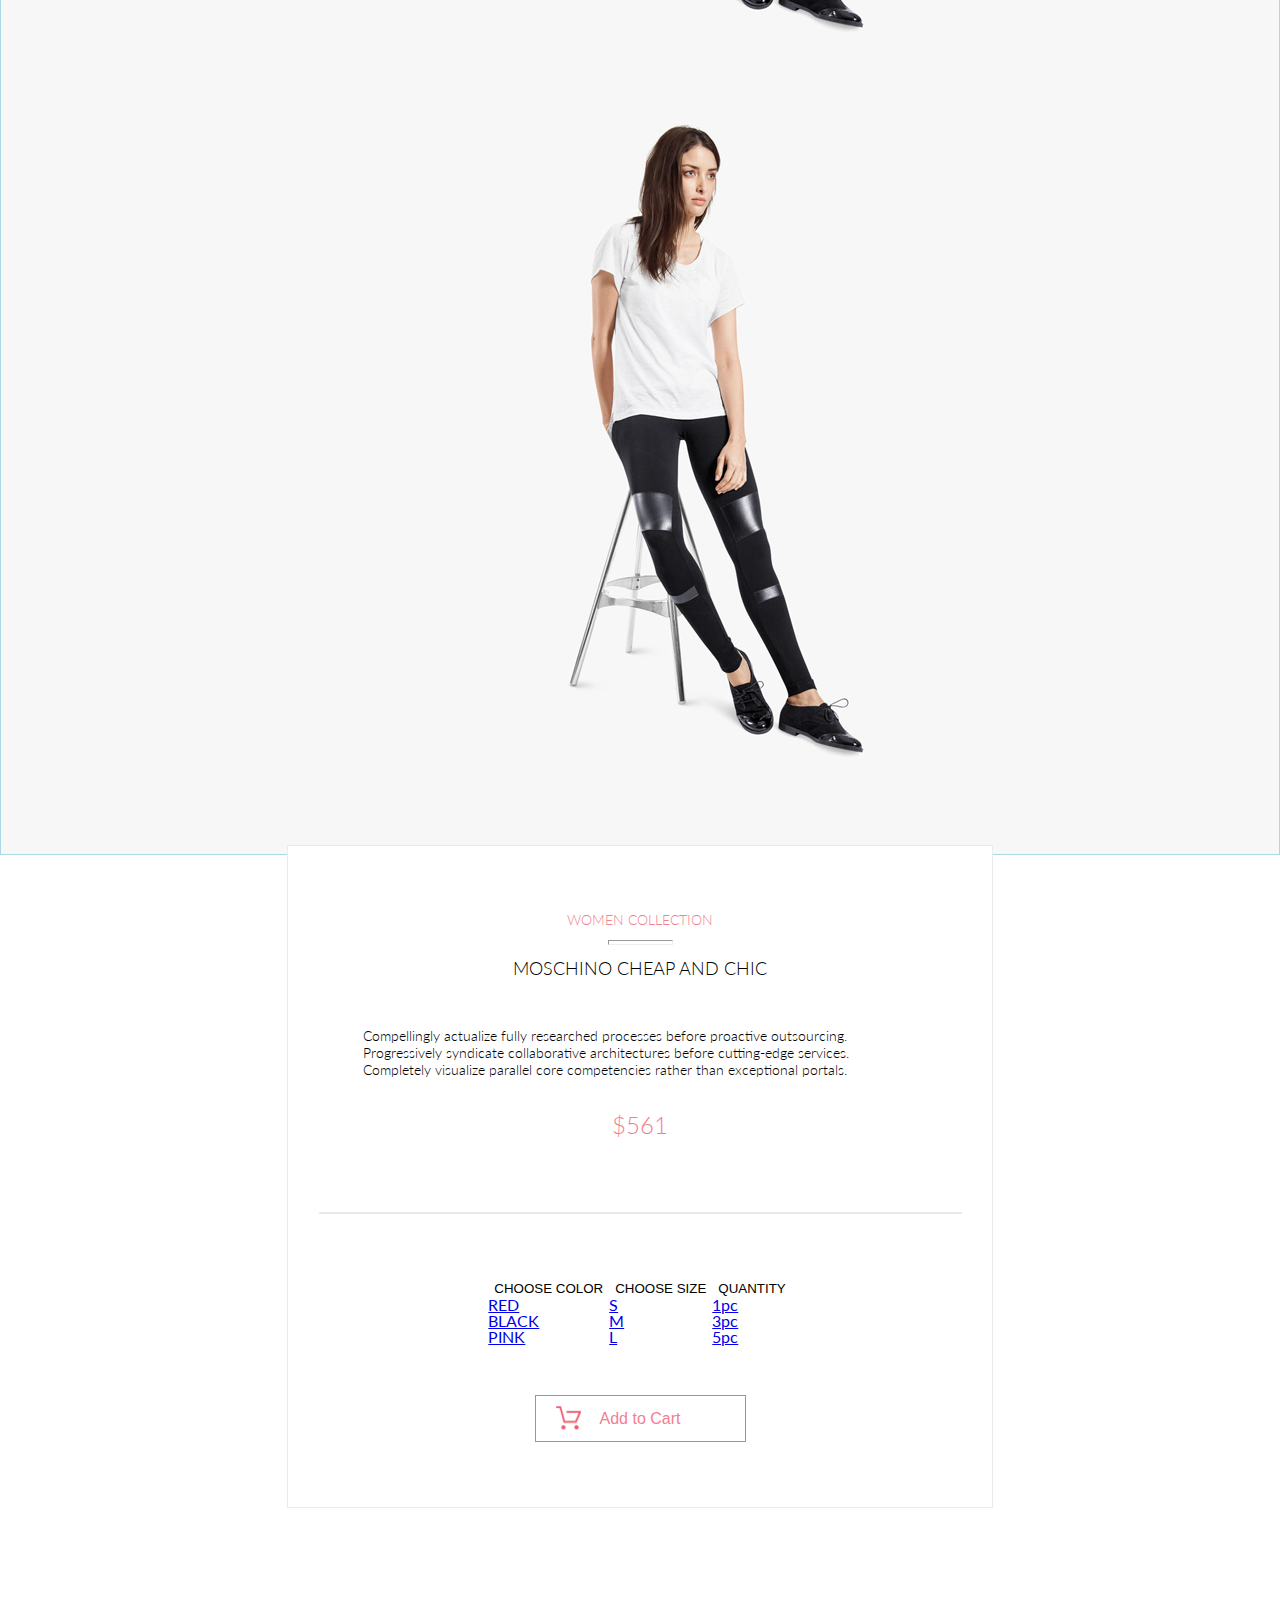
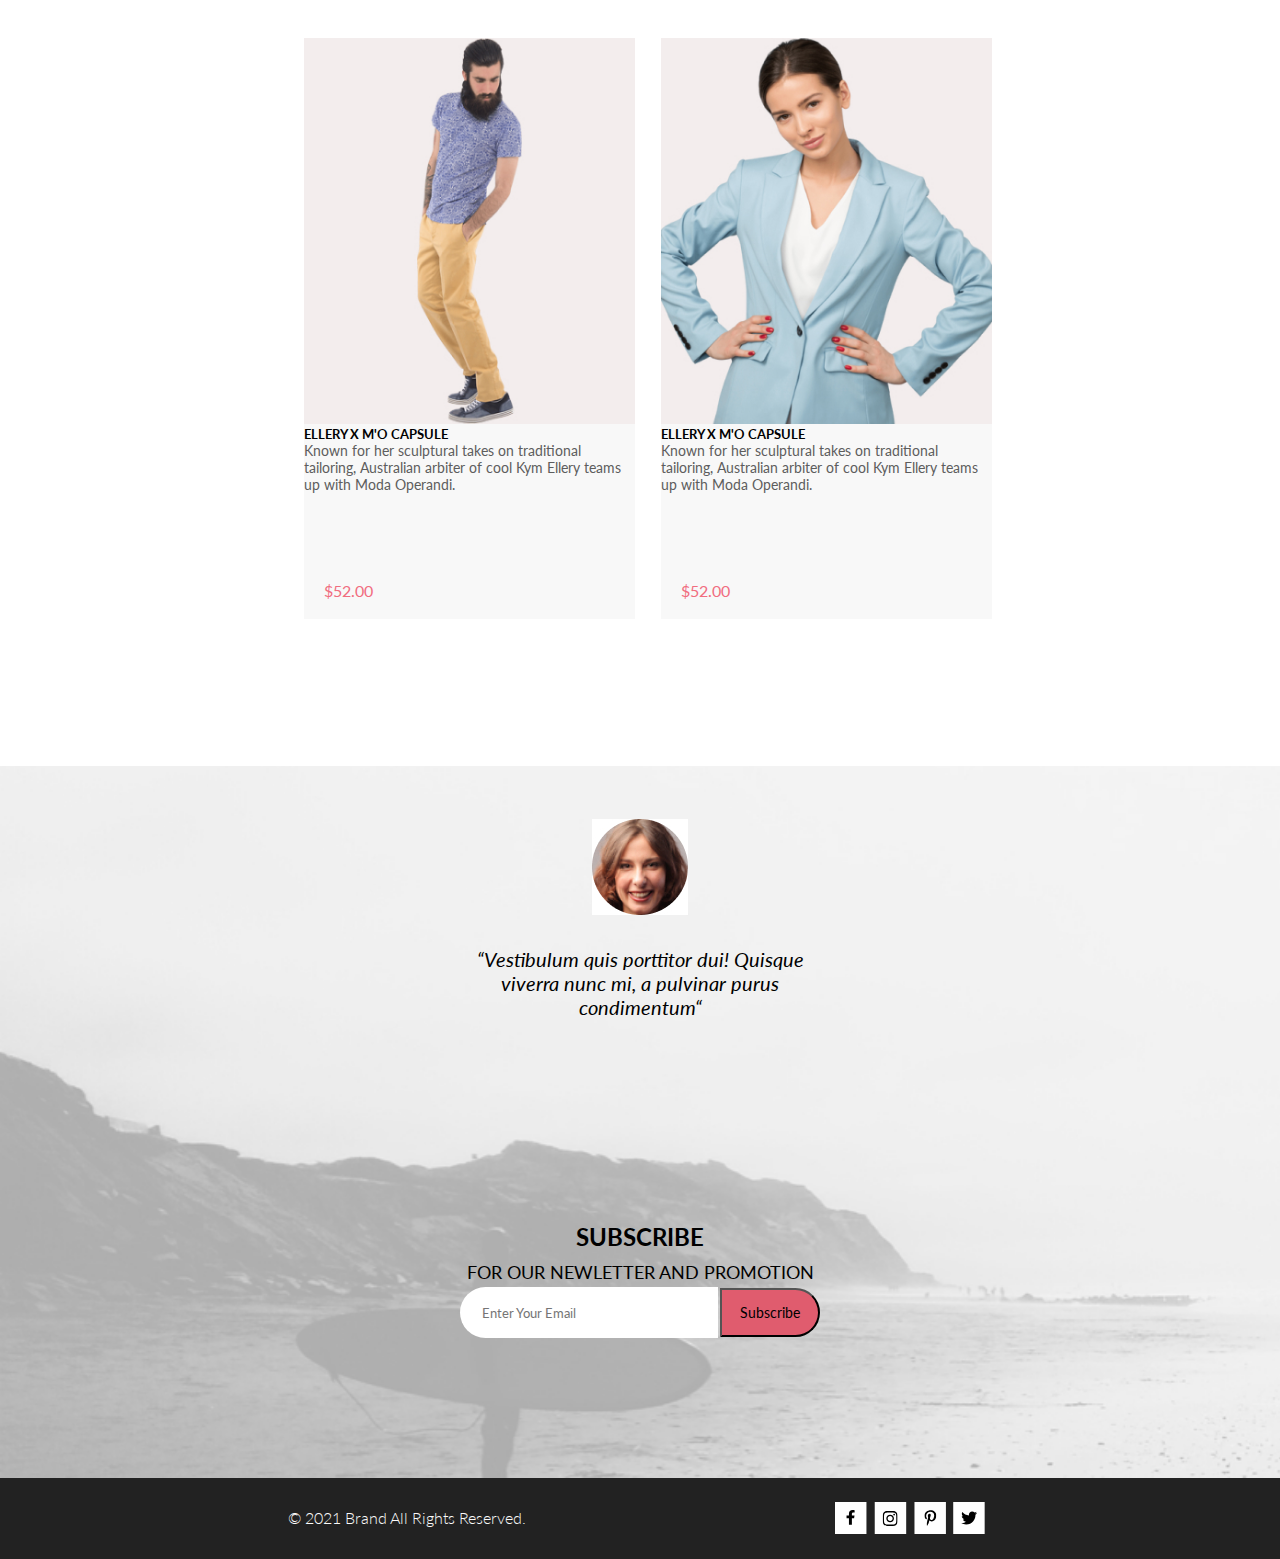
<file: product.html>
<!DOCTYPE html>
<html lang="en">

<head>
    <meta charset="UTF-8">
    <meta name="viewport" content="width=device-width, initial-scale=1.0">
    <title>Shop</title>
    <link rel="stylesheet" href="./css/style.css">
    <link rel="preconnect" href="https://fonts.googleapis.com">
    <link rel="preconnect" href="https://fonts.gstatic.com" crossorigin>
    <link href="https://fonts.googleapis.com/css2?family=Lato:ital,wght@0,300;0,400;0,700;0,900;1,400&display=swap"
    rel="stylesheet">
    <link href="https://cdn.jsdelivr.net/npm/bootstrap@5.1.3/dist/css/bootstrap.min.css" rel="stylesheet" integrity="sha384-1BmE4kWBq78iYhFldvKuhfTAU6auU8tT94WrHftjDbrCEXSU1oBoqyl2QvZ6jIW3" crossorigin="anonymous" >
    <link rel="stylesheet" href="./css/all.css">    
</head>
    <body>
        <header class="header">
            <div class="container">
                <div class="header__wrp">
                    <div class="header__search">
                        <a href="index.html"><img class="header__logo" src="./img/logo.svg" alt="logo"></a>
                        <div class="header__search-wrp">
                            <form class="header__search-form" action="#">
                                <button class="header__search-button"><img src="./img/loupe.svg" alt="loupe"></button>
                                <label class="search-label visually-hidden" for="search">search</label>
                                <input type="search" placeholder="Search" id="search">
                            </form>
                        </div>
                    </div>
                    <div class="header__nav-group">
                        <button class="header__button" type="button"><img src="./img/burger.svg" alt="burger">
                        </button>
                        <a href="registration.html"><img class="header__link" src="./img/cabinet.svg" alt="cabinet"></a>
                        <a href="cart.html"><img class="header__link" src="./img/basket.svg" alt="basket"></a>
                        <nav class="header__menu">
                            <h2 class="header__menu-tittle">menu</h2>
                            <button class="header__menu-close"><img src="./img/menu-cross.svg" alt="cross"></button>
                            <ul class="header__menu-list">
                                <li class="header__menu-item menu-sub-item">
                                    <h3 class="menu-sub-item__title">man</h3>
                                    <ul class="menu-sub-item__list">
                                        <li><a class="menu-sub-item__item-link" href="#">accessories</a></li>
                                        <li><a class="menu-sub-item__item-link" href="#">bags</a></li>
                                        <li><a class="menu-sub-item__item-link" href="#">denim</a></li>
                                        <li><a class="menu-sub-item__item-link" href="#">t-shirts</a></li>
                                    </ul>
                                </li>
                                <li class="header__menu-item menu-sub-item">
                                    <h3 class="menu-sub-item__title">woman</h3>
                                    <ul class="menu-sub-item__list">
                                        <li><a class="menu-sub-item__item-link" href="#">accessories</a></li>
                                        <li><a class="menu-sub-item__item-link" href="#">jackets & coats</a></li>
                                        <li><a class="menu-sub-item__item-link" href="#">polos</a></li>
                                        <li><a class="menu-sub-item__item-link" href="#">t-shirts</a></li>
                                        <li><a class="menu-sub-item__item-link" href="#">shirts</a></li>
                                    </ul>
                                </li>
                                <li class="header__menu-item menu-sub-item">
                                    <h3 class="menu-sub-item__title">kids</h3>
                                    <ul class="menu-sub-item__list">
                                        <li><a class="menu-sub-item__item-link" href="#">accessories</a></li>
                                        <li><a class="menu-sub-item__item-link" href="#">jackets & coats</a></li>
                                        <li><a class="menu-sub-item__item-link" href="#">polos</a></li>
                                        <li><a class="menu-sub-item__item-link" href="#">t-shirts</a></li>
                                        <li><a class="menu-sub-item__item-link" href="#">shirts</a></li>
                                        <li><a class="menu-sub-item__item-link" href="#">bags</a></li>
                                    </ul>
                                </li>
                            </ul>
                        </nav>
                    </div>
                </div>
            </div>
        </header>
        <div class="item__title-wrp">
            <div class="item__link-list-wrp container">
                <h1 class="item__title">new arrivals</h1>
                <ul class="item__link-list">
                    <li class="item__link-item"><a class="item__link" href="./index.html">home</a>&nbsp;/ </li>
                    <li class="item__link-item"><a class="item__link" href="#">&nbsp;men</a>&nbsp;/ </li>
                    <li class="item__link-item"><a class="item__link" href="#"><span class="item__link-pink">&nbsp;new arrivals</span></a></li>
                </ul>
            </div>
        </div>
        <main>
            <div class="carousel-wrp">
                <div class="buttons">
                    <button class="carousel-control-prev" type="button" data-bs-target="#carouselExampleControls" data-bs-slide="prev">
                        <i class="fas fa-arrow-circle-left carousel__arrow carousel__arrow-prev"></i>
                      <span class="visually-hidden">Previous</span>
                    </button>
                    <button class="carousel-control-next" type="button" data-bs-target="#carouselExampleControls" data-bs-slide="next">
                        <i class="fas fa-arrow-circle-right carousel__arrow carousel__arrow-next"></i>
                      <span class="visually-hidden">Next</span>
                    </button>
                </div>
                <div id="carouselExampleControls" class="carousel slide" data-bs-ride="carousel">                                    
                <div class="carousel-inner">
                  <div class="carousel-item active">
                    <img src="./img/slider-image.png" class="d-block w-100" alt="product">
                  </div>
                  <div class="carousel-item">
                    <img src="./img/slider-image.png" class="d-block w-100" alt="product">
                  </div>
                  <div class="carousel-item">
                    <img src="./img/slider-image.png" class="d-block w-100" alt="product">
                    
                  </div>
                </div>
              </div>
            </div>
            <div class="item__arrivals container">
                <h3 class="item__arrivals-title">women collection</h3>
                <hr class="item__arrivals-tiny-hr" style="height: 3px;">
                <h2 class="item__arrivals-tiny-title">moschino cheap and chic</h2>
                <p class="item__arrivals-txt">Compellingly actualize fully researched processes before proactive outsourcing. Progressively syndicate collaborative architectures before cutting-edge services. Completely visualize parallel core competencies rather than exceptional portals. </p>
                <p class="item__arrivals-price">$561</p>
                <hr class="item__arrivals-large-hr">
                <div class="dropdowns-wrp">
                    <div class="dropdown">
                        <button class="btn btn-secondary dropdown-toggle dropdowns-button" type="button" id="dropdownMenuButton1" data-bs-toggle="dropdown" aria-expanded="false" style="background: none; color: black; border: none;">
                            CHOOSE COLOR
                        </button>
                        <ul class="dropdown-menu" aria-labelledby="dropdownMenuButton1">
                          <li><a class="dropdown-item" href="#">RED</a></li>
                          <li><a class="dropdown-item" href="#">BLACK</a></li>
                          <li><a class="dropdown-item" href="#">PINK</a></li>
                        </ul>
                      </div>
                      <div class="dropdown">
                        <button class="btn btn-secondary dropdown-toggle dropdowns-button" type="button" id="dropdownMenuButton1" data-bs-toggle="dropdown" aria-expanded="false" style="background: none; color: black; border: none;">
                            CHOOSE SIZE 
                        </button>
                        <ul class="dropdown-menu" aria-labelledby="dropdownMenuButton2">
                          <li><a class="dropdown-item" href="#">S</a></li>
                          <li><a class="dropdown-item" href="#">M</a></li>
                          <li><a class="dropdown-item" href="#">L</a></li>
                        </ul>
                      </div>
                      <div class="dropdown">
                        <button class="btn btn-secondary dropdown-toggle dropdowns-button" type="button" id="dropdownMenuButton1" data-bs-toggle="dropdown" aria-expanded="false" style="background: none; color: black; border: none;">
                            QUANTITY
                        </button>
                        <ul class="dropdown-menu" aria-labelledby="dropdownMenuButton3">
                          <li><a class="dropdown-item" href="#">1pc</a></li>
                          <li><a class="dropdown-item" href="#">3pc</a></li>
                          <li><a class="dropdown-item" href="#">5pc</a></li>
                        </ul>
                      </div>
                      <button class="product__button">
                        <img class="product__cart-img" src="./img/basket.svg" alt="basket">
                        <span class="product__button-text">Add to cart</span>
                      </button>
                </div>
                <button class="item__arrivals-button">
                    <img class="item__arrivals-basket" src="./img/basket.png" alt="basket">
                    <p class="item__button-text">Add to Cart</p>
                </button>
            </div>
            <div class="item__product-items">
                <ul class="item__products container">
                <li class="product__item">
                    <div class="product__item-wrp">
                        <img class="products__item-img" src="img/p4.jpg" alt="Product-4">
                        <div class="product__overlay">
                        </div>
                        <button class="product__button">
                            <img class="product__cart-img" src="./img/basket.svg" alt="basket">
                            <span class="product__button-text item__product-txt">Add to cart</span>
                        </button>
                    </div>
                    <h3 class="products__item-title">ellery x m'o capsule</h3>
                    <p class="products__item--text">Known for her sculptural takes on traditional tailoring, Australian
                        arbiter of cool Kym Ellery
                        teams up with Moda Operandi.</p>
                    <a class="products__item-link" href="#">$52.00</a>
                </li>
                <li class="product__item product__item-center">
                    <div class="product__item-wrp">
                        <img class="products__item-img" src="img/p5.jpg" alt="Product-5">
                        <div class="product__overlay">
                        </div>
                        <button class="product__button">
                            <img class="product__cart-img" src="./img/basket.svg" alt="basket">
                            <span class="product__button-text item__product-txt">Add to cart</span>
                        </button>
                    </div>
                    <h3 class="products__item-title">ellery x m'o capsule</h3>
                    <p class="products__item--text">Known for her sculptural takes on traditional tailoring, Australian
                        arbiter of cool Kym Ellery
                        teams up with Moda Operandi.</p>
                    <a class="products__item-link" href="#">$52.00</a>
                </li>
                <li class="product__item product__item-third">
                    <div class="product__item-wrp">
                        <img class="products__item-img" src="img/p6.jpg" alt="Product-6">
                        <div class="product__overlay">
                        </div>
                        <button class="product__button">
                            <img class="product__cart-img" src="./img/basket.svg" alt="basket">
                            <p class="product__button-text item__product-txt">Add to cart</p>
                        </button>
                    </div>
                    <h3 class="products__item-title">ellery x m'o capsule</h3>
                    <p class="products__item--text">Known for her sculptural takes on traditional tailoring, Australian
                        arbiter of cool Kym Ellery
                        teams up with Moda Operandi.</p>
                    <a class="products__item-link" href="#">$52.00</a>
                </li>
            </ul>
            </div>
        </main>
    <footer class="footer">
        <div class="footer__wrp-background">
            <div class="footer_wrp container">
                <div class="footer__person">
                    <img class="footer__img" src="img/face.jpg" alt="face">
                    <p class="footer__text">“Vestibulum quis porttitor dui! Quisque viverra nunc mi, a pulvinar purus
                        condimentum“
                    </p>
                </div>
                <div class="footer__subscribe">
                    <h2 class="footer__subscribe-title">subscribe</h2>
                    <p class="footer__subscribe-text">for our newletter and promotion</p>
                    <label><input class="footer__subscribe-input" type="text" style="padding-left: 22px;"
                            placeholder="Enter Your Email">
                        <button class="footer__subscribe-button" type="submit">Subscribe</button>
                    </label>
                </div>
            </div>
        </div>
        <div class="copy-networks_wrp">
            <div class="copy-networks container">
                <div class="copy">&copy; 2021 Brand All Rights Reserved.
                </div>
                <section class="footer__networks">
                    <h2 class="visually-hidden">social networks</h2>
                    <ul class="footer__networks-list">
                        <li class="footer__networks-link"><a href="#"><img class="footer__network-img" src="img/fb.svg"
                                    alt="facebook"></a>
                        </li>
                        <li class="footer__networks-link"><a href="#"><img class="footer__network-img"
                                    src="img/inst.svg" alt="instagram"></a>
                        </li>
                        <li class="footer__networks-link"><a href="#"><img class="footer__network-img"
                                    src="img/pint.svg" alt="pinterest"></a>
                        </li>
                        <li class="footer__networks-link"><a href="#"><img class="footer__network-img"
                                    src="img/twit.svg" alt="twitter"></a>
                        </li>
                    </ul>
                </section>
            </div>
        </div>
    </footer>
    <script src="https://cdn.jsdelivr.net/npm/bootstrap@5.1.3/dist/js/bootstrap.bundle.min.js" integrity="sha384-ka7Sk0Gln4gmtz2MlQnikT1wXgYsOg+OMhuP+IlRH9sENBO0LRn5q+8nbTov4+1p" crossorigin="anonymous"></script>
</body>
</file>
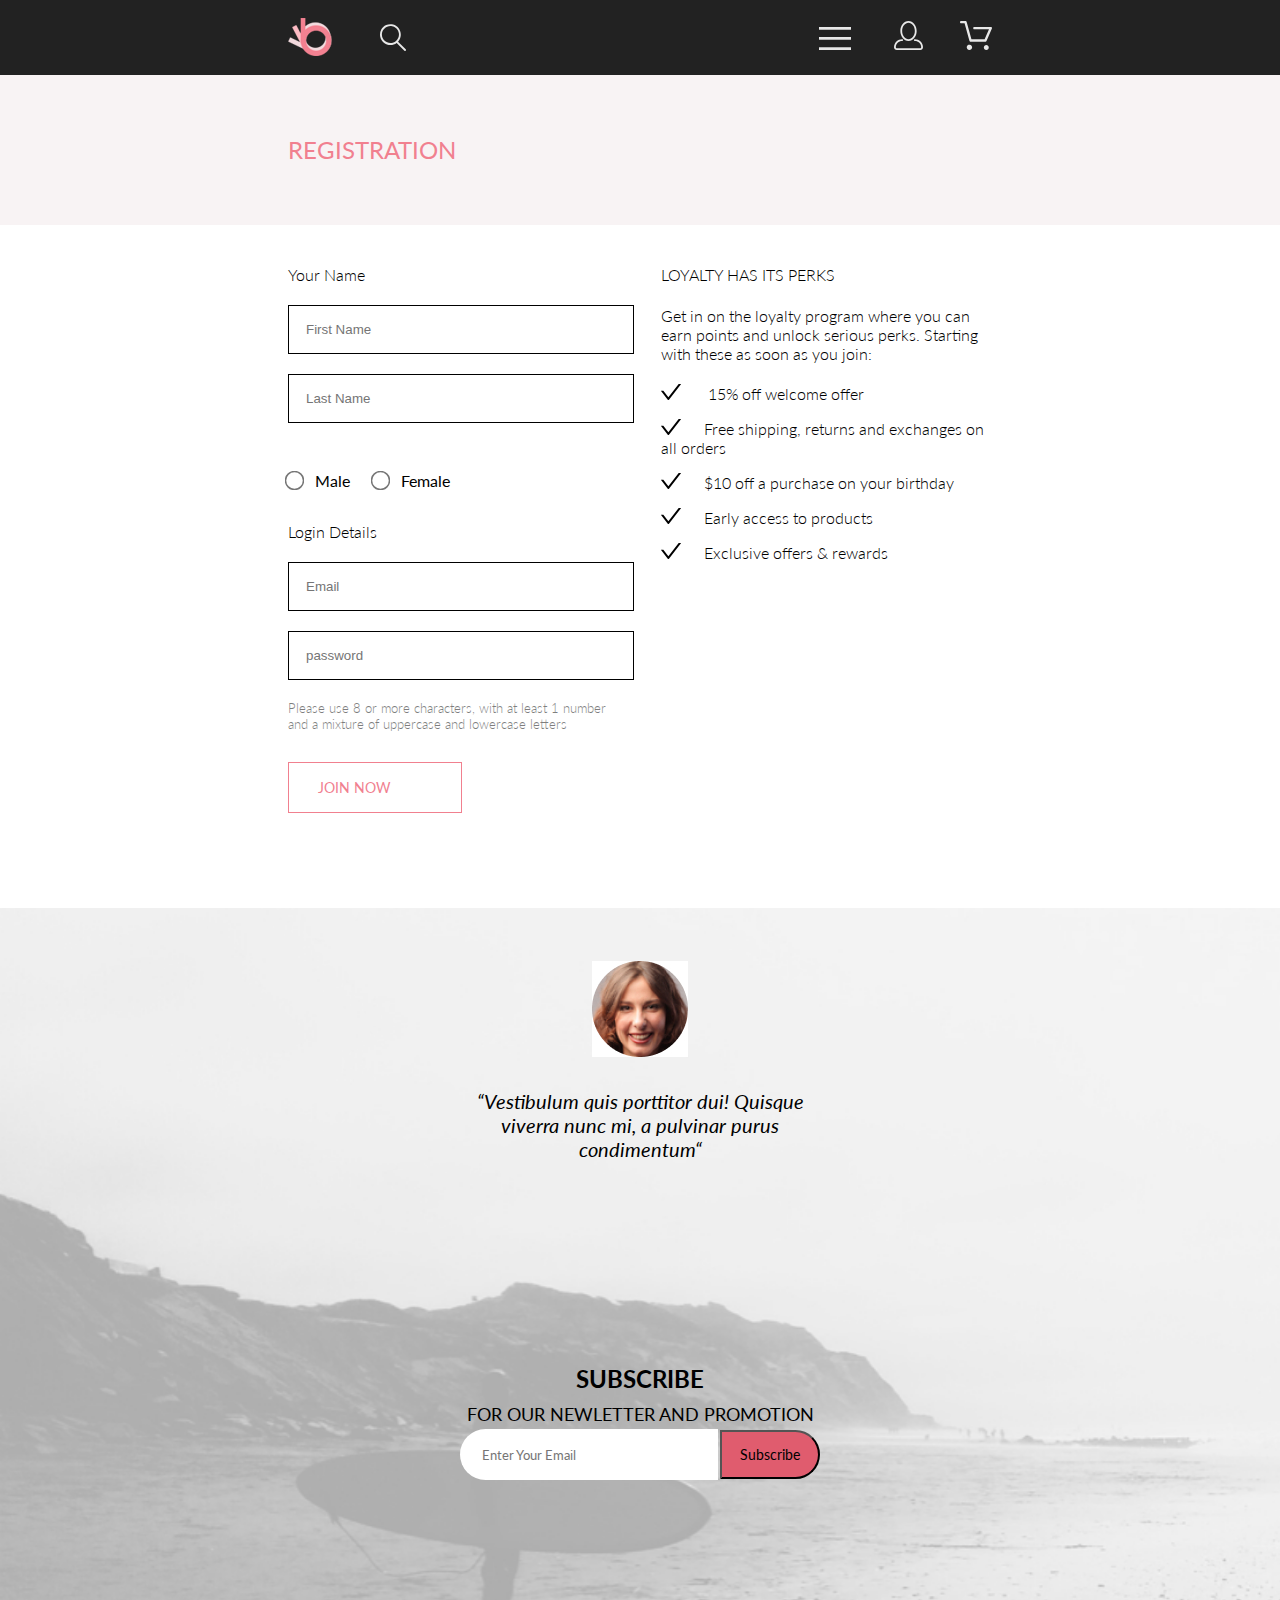
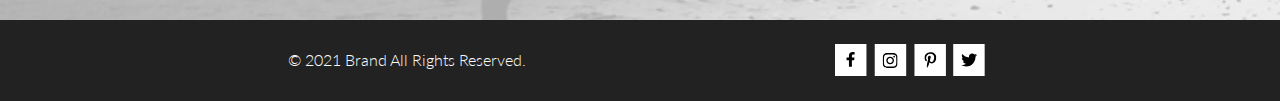
<file: registration.html>
<!DOCTYPE html>
<html lang="en">

<head>
    <meta charset="UTF-8">
    <meta name="viewport" content="width=device-width, initial-scale=1.0">
    <title>Shop</title>
    <link rel="stylesheet" href="./css/style.css">
    <link rel="preconnect" href="https://fonts.googleapis.com">
    <link rel="preconnect" href="https://fonts.gstatic.com" crossorigin>
    <link href="https://fonts.googleapis.com/css2?family=Lato:ital,wght@0,300;0,400;0,700;0,900;1,400&display=swap"
        rel="stylesheet">
        <!-- <link href="https://cdn.jsdelivr.net/npm/bootstrap@5.1.3/dist/css/bootstrap.min.css" rel="stylesheet" integrity="sha384-1BmE4kWBq78iYhFldvKuhfTAU6auU8tT94WrHftjDbrCEXSU1oBoqyl2QvZ6jIW3" crossorigin="anonymous"> -->
        <link rel="stylesheet" href="./css/all.css">    
    </head>

<body>
    <header class="header">
        <div class="container">
            <div class="header__wrp">
                <div class="header__search">
                    <a href="index.html"><img class="header__logo" src="./img/logo.svg" alt="logo"></a>
                    <div class="header__search-wrp">
                        <form class="header__search-form" action="#">
                            <button class="header__search-button"><img src="./img/loupe.svg" alt="loupe"></button>
                            <label class="search-label visually-hidden" for="search">search</label>
                            <input type="search" placeholder="Search" id="search">
                        </form>
                    </div>
                </div>
                <div class="header__nav-group">
                    <button class="header__button" type="button"><img src="./img/burger.svg" alt="burger">
                    </button>
                    <a href="registration.html"><img class="header__link" src="./img/cabinet.svg" alt="cabinet"></a>
                    <a href="cart.html"><img class="header__link" src="./img/basket.svg" alt="basket"></a>
                    <nav class="header__menu">
                        <h2 class="header__menu-tittle">menu</h2>
                        <ul class="header__menu-list">
                            <li class="header__menu-item menu-sub-item">
                                <h3 class="menu-sub-item__title">man</h3>
                                <ul class="menu-sub-item__list">
                                    <li><a class="menu-sub-item__item-link" href="#">accessories</a></li>
                                    <li><a class="menu-sub-item__item-link" href="#">bags</a></li>
                                    <li><a class="menu-sub-item__item-link" href="#">denim</a></li>
                                    <li><a class="menu-sub-item__item-link" href="#">t-shirts</a></li>
                                </ul>
                            </li>
                            <li class="header__menu-item menu-sub-item">
                                <h3 class="menu-sub-item__title">woman</h3>
                                <ul class="menu-sub-item__list">
                                    <li><a class="menu-sub-item__item-link" href="#">accessories</a></li>
                                    <li><a class="menu-sub-item__item-link" href="#">jackets & coats</a></li>
                                    <li><a class="menu-sub-item__item-link" href="#">polos</a></li>
                                    <li><a class="menu-sub-item__item-link" href="#">t-shirts</a></li>
                                    <li><a class="menu-sub-item__item-link" href="#">shirts</a></li>
                                </ul>
                            </li>
                            <li class="header__menu-item menu-sub-item">
                                <h3 class="menu-sub-item__title">kids</h3>
                                <ul class="menu-sub-item__list">
                                    <li><a class="menu-sub-item__item-link" href="#">accessories</a></li>
                                    <li><a class="menu-sub-item__item-link" href="#">jackets & coats</a></li>
                                    <li><a class="menu-sub-item__item-link" href="#">polos</a></li>
                                    <li><a class="menu-sub-item__item-link" href="#">t-shirts</a></li>
                                    <li><a class="menu-sub-item__item-link" href="#">shirts</a></li>
                                    <li><a class="menu-sub-item__item-link" href="#">bags</a></li>
                                </ul>
                            </li>
                        </ul>
                    </nav>
                </div>
            </div>
        </div>
    </header>

    <div class="registration">
        <h1 class="registration__title container">registration</h1>
    </div>
    <main class="container">
        <div class="registration__wrp">
            <div class="registration__form-wrp">
                <section class="name">
                    <h3 class="h3-registration">your name</h3>
                    <form action="#">
                        <ul class="name__list">
                            <li class="name__list-item"><input class="registration__input" type="text"
                                    placeholder="First Name">
                            </li>
                            <li class="name__list-item"><input class="registration__input" type="text"
                                    placeholder="Last Name">
                            </li>
                            <li class="name__list-gender">
                                <input type="radio" id="male" name="gender" value="">
                                <label class="radio__txt" for="male">Male</label>
                                <input type="radio" id="female" name="gender" value="">
                                <label for="female">Female</label>
                            </li>
                        </ul>
                    </form>
                </section>
                <section class="login">
                    <h3 class="h3-registration login__title">login details</h3>
                    <form action="">
                        <ul class="login__list">
                            <li class="login__list-item"><input class="registration__input" type="email"
                                    placeholder="Email">
                            </li>
                            <li class="login__list-item"><input class="registration__input" type="password"
                                    placeholder="password">
                            </li>
                            <li>
                                <p class="login__txt">Please use 8 or more characters, with at least 1 number and a
                                    mixture
                                    of
                                    uppercase and
                                    lowercase letters</p>
                            </li>
                        </ul>
                    </form>
                    <div class="registration__link-wrp">
                        <a class="registration__link" href="#">join now <img class="registration__link-img"
                                src="./img/arrow.svg" alt="arrow"></a>
                    </div>
                </section>
            </div>
            <div class="perks__wrp">
                <section class="perks">
                    <h2 class="perks__title">loyalty has its perks</h2>
                    <p class="perks__txt">Get in on the loyalty program where you can earn points and unlock serious
                        perks.
                        Starting with these as soon as you join:</p>
                    <ul class="perks__list">
                        <li class="perks__list-item"><img class="perks__list-img" src="./img/list.svg" alt="list"> 15%
                            off welcome offer
                        </li>
                        <li class="perks__list-item"><img class="perks__list-img" src="./img/list.svg" alt="list">Free
                            shipping, returns and
                            exchanges on all orders

                        </li>
                        <li class="perks__list-item"><img class="perks__list-img" src="./img/list.svg" alt="list">$10
                            off a purchase on your
                            birthday

                        </li>
                        <li class="perks__list-item"><img class="perks__list-img" src="./img/list.svg" alt="list">Early
                            access to products</li>
                        <li class="perks__list-item"><img class="perks__list-img" src="./img/list.svg"
                                alt="list">Exclusive offers & rewards
                        </li>
                    </ul>
                </section>
            </div>
        </div>
    </main>
    <footer class="footer">
        <div class="footer__wrp-background">
            <div class="footer_wrp container">
                <div class="footer__person">
                    <img class="footer__img" src="img/face.jpg" alt="face">
                    <p class="footer__text">“Vestibulum quis porttitor dui! Quisque viverra nunc mi, a pulvinar purus
                        condimentum“
                    </p>
                </div>
                <div class="footer__subscribe">
                    <h2 class="footer__subscribe-title">subscribe</h2>
                    <p class="footer__subscribe-text">for our newletter and promotion</p>
                    <label><input class="footer__subscribe-input" type="text" style="padding-left: 22px;"
                            placeholder="Enter Your Email">
                        <button class="footer__subscribe-button" type="submit">Subscribe</button>
                    </label>
                </div>
            </div>
        </div>
        <div class="copy-networks_wrp">
            <div class="copy-networks container">
                <div class="copy">&copy; 2021 Brand All Rights Reserved.
                </div>
                <section class="footer__networks">
                    <h2 class="visually-hidden">social networks</h2>
                    <ul class="footer__networks-list">
                        <li class="footer__networks-link"><a href="#"><img class="footer__network-img" src="img/fb.svg"
                                    alt="facebook"></a>
                        </li>
                        <li class="footer__networks-link"><a href="#"><img class="footer__network-img"
                                    src="img/inst.svg" alt="instagram"></a>
                        </li>
                        <li class="footer__networks-link"><a href="#"><img class="footer__network-img"
                                    src="img/pint.svg" alt="pinterest"></a>
                        </li>
                        <li class="footer__networks-link"><a href="#"><img class="footer__network-img"
                                    src="img/twit.svg" alt="twitter"></a>
                        </li>
                    </ul>
                </section>
            </div>
        </div>
    </footer>
    <script src="https://cdn.jsdelivr.net/npm/bootstrap@5.1.3/dist/js/bootstrap.bundle.min.js" integrity="sha384-ka7Sk0Gln4gmtz2MlQnikT1wXgYsOg+OMhuP+IlRH9sENBO0LRn5q+8nbTov4+1p" crossorigin="anonymous"></script>
</body>
</file>
<file: css/style.css>
body {
  font-family: lato;
  font-weight: 400;
  font-style: normal;
  font-size: 14px;
  line-height: 17px;
}

.visually-hidden {
  clip: rect(0 0 0 0);
  -webkit-clip-path: inset(50%);
          clip-path: inset(50%);
  height: 1px;
  overflow: hidden;
  position: absolute;
  white-space: nowrap;
  width: 1px;
}

.container {
  width: 1140px;
  margin: 0 auto;
}

@media (max-width: 1599px) {
  .container {
    width: 704px;
  }
}

@media (max-width: 767px) {
  .container {
    width: 343px;
  }
}

.header {
  background-color: #222222;
}

.header__search {
  display: -webkit-box;
  display: -ms-flexbox;
  display: flex;
}

.header__search-button:hover ~ [type="search"],
.header__search-button:focus ~ [type="search"],
.header__search-button:active ~ [type="search"] {
  display: block;
}

[type="search"]:active,
[type="search"]:hover {
  display: block;
}

.header__search-button {
  margin: 5px 0 0 0;
  background: #222222;
  border: none;
  cursor: pointer;
}

.header__search-form {
  display: -webkit-box;
  display: -ms-flexbox;
  display: flex;
  width: 200px;
}

[type="search"] {
  padding: 10px 20px;
  border: none;
  outline: 1px solid black;
  display: none;
}

@media (max-width: 767px) {
  [type="search"] {
    width: 160px;
  }
}

[type="search"]:hover,
[type="search"]:focus {
  outline: 1px solid red;
}

.header__wrp {
  display: -webkit-box;
  display: -ms-flexbox;
  display: flex;
  -webkit-box-pack: justify;
      -ms-flex-pack: justify;
          justify-content: space-between;
  min-height: 75px;
  -webkit-box-align: center;
      -ms-flex-align: center;
          align-items: center;
}

.header__logo {
  margin: 0 41px 0 0;
}

.header__button {
  border: 0;
  background-color: transparent;
}

.header__link {
  margin: 0 0 0 33px;
}

.header__button:hover ~ .header__menu,
.header__button:focus ~ .header__menu,
.header__button:active ~ .header__menu {
  display: block;
}

.header__menu:active {
  display: block;
}

.header__menu {
  position: absolute;
  display: none;
  right: 0;
  top: 75px;
  z-index: 100;
  max-width: 232px;
  max-height: 764px;
  background: white;
}

.header__menu-close {
  position: absolute;
  border: none;
  background: none;
  top: 16px;
  right: 16px;
  width: 12px;
  height: 12px;
}

.header__menu-tittle {
  font-size: 14px;
  line-height: 17px;
  font-weight: 700;
  font-style: normal;
  margin: 37px 0 4px 34px;
  text-transform: uppercase;
  position: relative;
}

@media (max-width: 767px) {
  .header__link {
    display: none;
  }
}

html,
body,
div,
span,
applet,
object,
iframe,
h1,
h2,
h3,
h4,
h5,
h6,
p,
blockquote,
pre,
a,
abbr,
acronym,
address,
big,
cite,
code,
del,
dfn,
em,
img,
ins,
kbd,
q,
s,
samp,
small,
strike,
strong,
sub,
sup,
tt,
var,
b,
u,
i,
center,
dl,
dt,
dd,
ol,
ul,
li,
fieldset,
form,
label,
legend,
table,
caption,
tbody,
tfoot,
thead,
tr,
th,
td,
article,
aside,
canvas,
details,
embed,
figure,
figcaption,
footer,
header,
hgroup,
menu,
nav,
output,
ruby,
section,
summary,
time,
mark,
audio,
video {
  margin: 0;
  padding: 0;
  border: 0;
  font-size: 100%;
  vertical-align: baseline;
}

article,
aside,
details,
figcaption,
figure,
footer,
header,
hgroup,
menu,
nav,
section {
  display: block;
}

body {
  line-height: 1;
}

ol,
ul {
  list-style: none;
}

blockquote,
q {
  quotes: none;
}

blockquote:before,
blockquote:after,
q:before,
q:after {
  content: '';
  content: none;
}

table {
  border-collapse: collapse;
  border-spacing: 0;
}

.brand {
  display: -webkit-box;
  display: -ms-flexbox;
  display: flex;
  margin: 0 0 63px;
}

.brand__title-wrp {
  display: -webkit-box;
  display: -ms-flexbox;
  display: flex;
  -webkit-box-align: center;
      -ms-flex-align: center;
          align-items: center;
  padding: 0 0 0 92px;
  background-color: #F1E4E6;
  -webkit-box-flex: 1;
      -ms-flex-positive: 1;
          flex-grow: 1;
}

.brand__title {
  font-weight: 900;
  line-height: 58px;
  font-size: 48px;
  color: #222222;
  text-transform: uppercase;
}

.brand__sub-title {
  display: block;
  font-size: 32px;
  line-height: 38px;
}

.brand__sub-title-pink {
  color: #F1808F;
}

@media (max-width: 1599px) {
  .brand__img {
    width: 50%;
    height: 368px;
    -o-object-fit: cover;
       object-fit: cover;
  }
  .brand__title-wrp {
    width: 50%;
    min-height: 368px;
  }
  .brand__title {
    font-size: 44px;
    line-height: 53px;
    font-weight: 900;
    font-style: normal;
  }
  .brand__sub-title {
    font-size: 24px;
    line-height: 29px;
    font-weight: 700;
    font-style: normal;
  }
}

@media (max-width: 767px) {
  .brand__img {
    display: none;
  }
  .brand__title-wrp {
    width: 100%;
    min-height: 368px;
  }
  .brand__title {
    font-size: 38px;
    line-height: 46px;
    font-weight: 900;
    font-style: normal;
  }
  .brand__sub-title {
    font-size: 20px;
    line-height: 24px;
    font-weight: 700;
    font-style: normal;
  }
}

.menu-sub-item__item-link {
  text-transform: capitalize;
  color: #6F6E6E;
  font-size: 14px;
  line-height: 17px;
  font-weight: 400;
  font-style: normal;
  margin: 0 0 12px 55px;
  text-decoration: none;
  display: block;
}

.menu-sub-item__title {
  font-size: 14px;
  line-height: 17px;
  font-weight: 400;
  font-style: normal;
  color: #F1808F;
  margin: 20px 0 12px 33px;
  text-transform: uppercase;
}

.sales__item {
  width: 360px;
  min-height: 260px;
  display: -webkit-box;
  display: -ms-flexbox;
  display: flex;
  -webkit-box-align: center;
      -ms-flex-align: center;
          align-items: center;
  -webkit-box-pack: center;
      -ms-flex-pack: center;
          justify-content: center;
  position: relative;
  text-align: center;
  margin-bottom: 30px;
}

@media (min-width: 767px) and (max-width: 1599px) {
  .sales__item {
    max-width: 231px;
    min-height: 168px;
    margin-bottom: 30px;
  }
}

@media (max-width: 767px) {
  .sales__item {
    width: 95%;
    margin-bottom: 32px;
  }
}

.sales__list {
  display: -webkit-box;
  display: -ms-flexbox;
  display: flex;
  -ms-flex-wrap: wrap;
      flex-wrap: wrap;
  -webkit-box-pack: justify;
      -ms-flex-pack: justify;
          justify-content: space-between;
}

.sales__item-accesories {
  width: 100%;
  display: -webkit-box;
  display: -ms-flexbox;
  display: flex;
  -webkit-box-align: center;
      -ms-flex-align: center;
          align-items: center;
  -webkit-box-pack: center;
      -ms-flex-pack: center;
          justify-content: center;
  position: relative;
  text-align: center;
}

@media (min-width: 767px) and (max-width: 1599px) {
  .sales__item-accesories {
    min-height: 116px;
  }
}

@media (max-width: 767px) {
  .sales__item-accesories {
    padding-right: 20px;
  }
}

@media (min-width: 767px) and (max-width: 1599px) {
  .sale__img-accesories {
    max-width: 704px;
  }
}

@media (max-width: 767px) {
  .sale__img-accesories {
    max-width: 100%;
    height: 111px;
    -o-object-fit: cover;
       object-fit: cover;
  }
}

.sales__item-text-wrp {
  position: absolute;
  text-transform: uppercase;
}

.sales__item-text {
  color: #FFFFFF;
  font-size: 16px;
  line-height: 19px;
}

@media (min-width: 767px) and (max-width: 1599px) {
  .sales__item-text {
    left: 15%;
    top: 30%;
  }
}

.sales__item-title {
  font-size: 24px;
  line-height: 29px;
  color: #F1808F;
}

@media (min-width: 767px) and (max-width: 1599px) {
  .sales__img {
    max-width: 231px;
  }
}

@media (max-width: 767px) {
  .sales__img {
    max-width: 95%;
  }
}

.registration {
  position: relative;
  background-color: #F8F3F4;
  height: 150px;
}

.registration__wrp {
  display: -webkit-box;
  display: -ms-flexbox;
  display: flex;
  -ms-flex-wrap: wrap;
      flex-wrap: wrap;
  -webkit-box-pack: justify;
      -ms-flex-pack: justify;
          justify-content: space-between;
}

@media (min-width: 767px) and (max-width: 1599px) {
  .registration__form-wrp {
    max-width: 47%;
    margin: 40px 0 0;
  }
}

.registration__link-wrp:hover .registration__link,
.registration__link-wrp:active .registration__link,
.registration__link-wrp:focus .registration__link {
  background: #F1808F;
  color: #FFFFFF;
}

.registration__link {
  border: 1px solid #F1808F;
  color: #F1808F;
  font-size: 14px;
  line-height: 17px;
  background: none;
  text-decoration: none;
  padding: 16px 29px;
  text-transform: uppercase;
}

.registration__link-wrp {
  margin: 47px 0 112px;
}

@media (max-width: 767px) {
  .registration__link-wrp {
    margin: 47px 0 40px;
  }
}

.registration__link-img {
  padding-left: 20px;
}

.registration__input {
  width: 325px;
  height: 45px;
  margin-bottom: 20px;
  padding-left: 17px;
  border: 1px solid;
}

.registration__title {
  text-transform: uppercase;
  font-size: 24px;
  font-weight: 400;
  line-height: 29px;
  color: #F1808F;
  padding-top: 60px;
}

.h3-registration {
  text-transform: capitalize;
  font-weight: 300;
  line-height: 19px;
  font-size: 16px;
  margin: 64px 0px 21px;
}

@media (min-width: 767px) and (max-width: 1599px) {
  .h3-registration {
    margin: 0 0 21px;
  }
}

[type="radio"] {
  -webkit-transform: scale(1.5);
          transform: scale(1.5);
  margin: 31px 10px 0 0;
}

.radio__txt {
  margin: 0 20px 0 0;
}

.login__title {
  margin-top: 33px;
}

.login__txt {
  max-width: 359px;
  font-weight: 300;
  font-size: 13px;
  line-height: 16px;
  opacity: 50%;
}

.perks__wrp {
  max-width: 652px;
  margin: 64px 0 0;
}

@media (min-width: 767px) and (max-width: 1599px) {
  .perks__wrp {
    width: 47%;
    margin: 40px 0 0 0;
  }
}

@media (max-width: 767px) {
  .perks__wrp {
    margin: 0 0 100px;
  }
}

.perks__title {
  font-weight: 300;
  font-size: 24px;
  line-height: 29px;
  text-transform: uppercase;
  margin-bottom: 22px;
}

@media (min-width: 767px) and (max-width: 1599px) {
  .perks__title {
    font-size: 16px;
    line-height: 19px;
    font-weight: 300;
    font-style: normal;
  }
}

@media (max-width: 767px) {
  .perks__title {
    font-size: 16px;
    line-height: 19px;
    font-weight: 300;
    font-style: normal;
  }
}

.perks__txt {
  margin-bottom: 21px;
}

.perks__txt,
.perks__list-item {
  font-weight: 300;
  font-size: 24px;
  line-height: 29px;
}

@media (min-width: 767px) and (max-width: 1599px) {
  .perks__txt,
  .perks__list-item {
    font-size: 16px;
    line-height: 19px;
    font-weight: 300;
    font-style: normal;
  }
}

@media (max-width: 767px) {
  .perks__txt,
  .perks__list-item {
    font-size: 16px;
    line-height: 19px;
    font-weight: 300;
    font-style: normal;
  }
}

.perks__list-item {
  margin-bottom: 16px;
}

.perks__list-img {
  margin-right: 23px;
}

.products__title {
  font-size: 30px;
  line-height: 36px;
  color: #222222;
  text-transform: capitalize;
  text-align: center;
  margin: 96px 0 6px;
}

.products__text {
  text-align: center;
  font-size: 14px;
  line-height: 17px;
  color: #9F9F9F;
}

@media (max-width: 767px) {
  .products__text {
    margin-bottom: 65px;
  }
}

.products__list {
  display: -webkit-box;
  display: -ms-flexbox;
  display: flex;
  -ms-flex-wrap: wrap;
      flex-wrap: wrap;
}

.product__item {
  position: relative;
  width: 360px;
  height: 581px;
  background: #F8F8F8;
  margin: 48px 0 30px;
}

@media (min-width: 767px) and (max-width: 1599px) {
  .product__item {
    max-width: 47%;
    max-height: 582px;
    margin: 0px 0px 17px 16px;
  }
}

@media (max-width: 767px) {
  .product__item {
    max-height: 580px;
    margin: 0 0 16px 0;
  }
}

@media (min-width: 767px) and (max-width: 1599px) {
  .products__item-img {
    max-width: 100%;
  }
}

@media (max-width: 767px) {
  .products__item-img {
    max-width: 100%;
  }
}

.product__item-wrp {
  position: relative;
}

.product__overlay,
.product__button {
  display: none;
}

.product__overlay {
  width: 100%;
  height: 100%;
  background-color: #222222;
  position: absolute;
  top: 0;
  opacity: 50%;
}

.product__item-wrp:hover .product__overlay,
.product__item-wrp:hover .product__button,
.product__item-wrp:active .product__overlay,
.product__item-wrp:active .product__button,
.product__item-wrp:focus .product__overlay,
.product__item-wrp:focus .product__button {
  display: -webkit-box;
  display: -ms-flexbox;
  display: flex;
}

.product__button {
  border: 1px solid #FFFFFF;
  position: absolute;
  padding: 12px;
  top: 50%;
  left: 50%;
  background: none;
  -webkit-transform: translate(-50%, -50%);
          transform: translate(-50%, -50%);
  -webkit-box-align: center;
      -ms-flex-align: center;
          align-items: center;
}

.product__button-text {
  color: #FFFFFF;
  margin-left: 11px;
  font-weight: 400;
}

.product__cart-img {
  height: 26px;
  width: 24px;
}

.product__item-center {
  margin: 48px 30px 30px;
}

@media (min-width: 767px) and (max-width: 1599px) {
  .product__item-center {
    margin: 0px 0px 17px 16px;
  }
}

@media (max-width: 767px) {
  .product__item-center {
    margin: 0 0 16px 0;
  }
}

.products__item-title {
  font-size: 13px;
  line-height: 16px;
  text-transform: uppercase;
}

.products__item--text {
  font-size: 14px;
  line-height: 17px;
  color: #5D5D5D;
}

.products__item-link {
  text-decoration: none;
  color: #F16D7F;
  left: 20px;
  bottom: 20px;
  position: absolute;
}

.product__link-wrp:hover .product__link,
.product__link-wrp:active .product__link,
.product__link-wrp:focus .product__link {
  background: #F1808F;
  color: #FFFFFF;
}

.product__link {
  border: 1px solid #F1808F;
  color: #F1808F;
  font-size: 16px;
  line-height: 19px;
  background: none;
  padding: 15px 39px;
  text-decoration: none;
}

.product__link-wrp {
  text-align: center;
  margin: 49px 0 96px;
}

@media (max-width: 1400px) {
  .product__item-third {
    display: none;
  }
}

.features {
  background: #222222;
}

.features__list {
  display: -webkit-box;
  display: -ms-flexbox;
  display: flex;
  -ms-flex-wrap: wrap;
      flex-wrap: wrap;
  -webkit-box-pack: center;
      -ms-flex-pack: center;
          justify-content: center;
  text-align: center;
  padding: 104px 0;
}

@media (min-width: 767px) and (max-width: 1599px) {
  .features__list {
    -webkit-box-orient: vertical;
    -webkit-box-direction: normal;
        -ms-flex-direction: column;
            flex-direction: column;
    -webkit-box-align: center;
        -ms-flex-align: center;
            align-items: center;
    padding: 0 0 64px;
  }
}

.features__item {
  width: 360px;
  height: 134px;
}

@media (min-width: 767px) and (max-width: 1599px) {
  .features__item {
    margin-top: 48px;
  }
}

@media (max-width: 767px) {
  .features__item-center {
    margin: 46px 0;
  }
}

.features__item-title {
  margin: 28px 0 16px;
  font-size: 20px;
  line-height: 24px;
  font-weight: 400;
  color: #FBFBFB;
}

.features__item-text {
  color: #FBFBFB;
  font-weight: 300;
}

.footer_wrp {
  display: -webkit-box;
  display: -ms-flexbox;
  display: flex;
  -ms-flex-wrap: wrap;
      flex-wrap: wrap;
  -webkit-box-pack: justify;
      -ms-flex-pack: justify;
          justify-content: space-between;
  text-align: center;
}

@media (min-width: 767px) and (max-width: 1599px) {
  .footer_wrp {
    -webkit-box-orient: vertical;
    -webkit-box-direction: normal;
        -ms-flex-direction: column;
            flex-direction: column;
    -webkit-box-align: center;
        -ms-flex-align: center;
            align-items: center;
  }
}

.footer__person {
  max-width: 360px;
  max-height: 225px;
  margin: 96px 0 126px;
}

@media (min-width: 767px) and (max-width: 1599px) {
  .footer__person {
    margin: 53px 0 48px;
  }
}

@media (max-width: 767px) {
  .footer__person {
    margin: 53px auto 48px;
  }
}

.footer__wrp-background {
  background-image: url(../img/fbg.jpg);
  background-repeat: no-repeat;
  background-size: cover;
}

.footer__text {
  margin: 30px 0 0;
  font-size: 20px;
  line-height: 24px;
  font-weight: 400;
  font-style: italic;
}

.footer__subscribe-title {
  font-family: lato;
  font-size: 24px;
  line-height: 40px;
  font-weight: 700;
  text-transform: uppercase;
}

.footer__subscribe-text {
  font-family: lato;
  font-size: 18px;
  line-height: 30px;
  font-weight: 400;
  text-transform: uppercase;
}

@media (max-width: 767px) {
  .footer__subscribe-text {
    font-size: 14px;
    line-height: 21px;
    margin-bottom: 22px;
  }
}

.footer__subscribe {
  margin: 150px 0 0;
}

@media (min-width: 767px) and (max-width: 1599px) {
  .footer__subscribe {
    margin-bottom: 140px;
  }
}

@media (max-width: 767px) {
  .footer__subscribe {
    margin: 59px auto 110px;
  }
}

.footer__subscribe-input {
  width: 234px;
  height: 49px;
  border-radius: 49px 0 0 49px;
  fill: Solid rgba(244, 244, 244, 0.7);
  border: 0;
  font-weight: 400;
  font-family: lato;
}

@media (max-width: 767px) {
  .footer__subscribe-input {
    width: 58%;
  }
}

.footer__subscribe-button:hover,
.footer__subscribe-button:active,
.footer__subscribe-button:focus {
  -webkit-transform: scale(1.2);
          transform: scale(1.2);
}

.footer__subscribe-button {
  text-align: center;
  font-family: lato;
  font-size: 14px;
  line-height: 17px;
  font-weight: 400;
  background: #E05C6E;
  border-radius: 0 49px 49px 0;
  height: 49px;
  width: 100px;
  -webkit-transition: 1s;
  transition: 1s;
  position: relative;
  margin-left: -2px;
}

@media (max-width: 767px) {
  .footer__subscribe-button {
    width: 30%;
  }
}

@media (max-width: 767px) {
  .footer__networks {
    margin: 0 auto;
  }
}

.footer__networks-list {
  display: -webkit-box;
  display: -ms-flexbox;
  display: flex;
  margin: 24px 0 23px 0;
}

.footer__networks-link {
  margin: 0 7px 0 0;
}

.footer__networks-link:hover .footer__network-img,
.footer__networks-link:active .footer__network-img,
.footer__networks-link:focus .footer__network-img {
  -webkit-transform: scale(1.2);
          transform: scale(1.2);
}

.footer__network-img {
  -webkit-transition: 1s;
  transition: 1s;
}

.copy-networks_wrp {
  background: #222222;
}

.copy {
  margin: 30px 0;
  font-weight: 300;
  font-family: lato;
  font-size: 16px;
  line-height: 19px;
  color: #FBFBFB;
}

@media (max-width: 767px) {
  .copy {
    display: none;
  }
}

.copy-networks {
  display: -webkit-box;
  display: -ms-flexbox;
  display: flex;
  -ms-flex-wrap: wrap;
      flex-wrap: wrap;
  -webkit-box-pack: justify;
      -ms-flex-pack: justify;
          justify-content: space-between;
}

.cart__title {
  text-transform: uppercase;
  font-size: 24px;
  font-weight: 400;
  line-height: 29px;
  color: #F1808F;
  padding-top: 60px;
}

.cart__title-wrp {
  position: relative;
  background-color: #F8F3F4;
  height: 150px;
}

.cart {
  display: -webkit-box;
  display: -ms-flexbox;
  display: flex;
  -ms-flex-wrap: wrap;
      flex-wrap: wrap;
  -webkit-box-pack: justify;
      -ms-flex-pack: justify;
          justify-content: space-between;
}

.cart__product {
  position: relative;
  display: -webkit-box;
  display: -ms-flexbox;
  display: flex;
  -ms-flex-wrap: wrap;
      flex-wrap: wrap;
  -webkit-box-shadow: 15px 15px 30px 0px #bacbed55;
          box-shadow: 15px 15px 30px 0px #bacbed55;
}

.cart__product-first {
  margin: 96px 0 40px;
}

@media (min-width: 767px) and (max-width: 1599px) {
  .cart__product-first {
    margin: 50px 0 40px;
  }
}

.cart__item-title {
  font-size: 24px;
  line-height: 29px;
  font-weight: 400;
  font-style: normal;
  text-transform: uppercase;
  max-width: 262px;
  margin: 22px 0 42px 31px;
}

@media (max-width: 767px) {
  .cart__item-title {
    font-size: 16px;
    line-height: 19px;
    font-weight: 400;
    font-style: normal;
  }
}

@media (max-width: 767px) {
  .cart__item-img {
    max-width: 143px;
    max-height: 188px;
  }
}

.cart__item-txt {
  font-size: 22px;
  line-height: 26px;
  font-weight: 400;
  font-style: normal;
  margin: 0 0 6px 32px;
  text-transform: capitalize;
}

@media (max-width: 767px) {
  .cart__item-txt {
    font-size: 14px;
    line-height: 17px;
    font-weight: 400;
    font-style: normal;
  }
}

.cart__item-price {
  color: #F1808F;
}

.cart__product-button {
  position: absolute;
  top: 28px;
  right: 22px;
  background: none;
  border: none;
  fill: #575757;
  -webkit-transition: 1s;
  transition: 1s;
}

@media (max-width: 767px) {
  .cart__product-button {
    top: 17px;
  }
}

@media (max-width: 767px) {
  .cart__item-cross-img {
    width: 9px;
    height: 11px;
  }
}

.cart__product-button:hover,
.cart__product-button:focus,
.cart__product-button:active {
  -webkit-transform: scale(1.4);
          transform: scale(1.4);
}

@media (min-width: 767px) and (max-width: 1599px) {
  .cart__shipping {
    display: -webkit-box;
    display: -ms-flexbox;
    display: flex;
    -webkit-box-pack: justify;
        -ms-flex-pack: justify;
            justify-content: space-between;
  }
}

.cart__details {
  display: -webkit-box;
  display: -ms-flexbox;
  display: flex;
  -webkit-box-orient: vertical;
  -webkit-box-direction: normal;
      -ms-flex-direction: column;
          flex-direction: column;
}

.cart__details-title {
  font-size: 16px;
  line-height: 19px;
  font-weight: 300;
  font-style: normal;
  text-transform: uppercase;
  margin: 113px 0 20px;
}

@media (min-width: 767px) and (max-width: 1599px) {
  .cart__details-title {
    margin: 64px 0 20px;
  }
}

@media (max-width: 767px) {
  .cart__details-title {
    margin: 48px 0 20px;
  }
}

.cart__details-input {
  border: 1px solid;
  padding-left: 17px;
  width: 343px;
  height: 44px;
  font-size: 13px;
  line-height: 16px;
  font-weight: 300;
  font-style: normal;
  margin-bottom: 20px;
}

@media (min-width: 767px) and (max-width: 1599px) {
  .cart__details-input {
    max-width: 327px;
  }
}

.cart__details-button-text {
  text-transform: uppercase;
  font-size: 11px;
  line-height: 13px;
  font-weight: 300;
  font-style: normal;
}

.cart__details-button {
  width: 100px;
  height: 34px;
  margin: 4px 0 57px;
}

.cart__proceed {
  background-color: #F5F3F3;
}

@media (min-width: 767px) and (max-width: 1599px) {
  .cart__proceed {
    max-width: 350px;
    max-height: 220px;
    margin: 104px 0 147px 4px;
  }
}

@media (max-width: 767px) {
  .cart__proceed {
    margin-bottom: 96px;
  }
}

.cart__prooced-hr-line {
  margin: 21px 42px 17px 43px;
}

.cart__prooced-subtotal {
  padding: 39px 34px 12px 218px;
  font-size: 11px;
  line-height: 13px;
  font-weight: 300;
  font-style: normal;
}

.cart__prooced-subtotal-price {
  margin-left: 40px;
}

.cart__prooced-grandtotal {
  font-size: 16px;
  line-height: 19px;
  font-weight: 300;
  font-style: normal;
  padding: 0 37px 0px 153px;
}

.cart__prooced-grandtotal-price {
  color: #F1808F;
  font-size: 16px;
  line-height: 19px;
  font-weight: 700;
  font-style: normal;
  margin-left: 40px;
}

.cart__proceed-link {
  border: 1px solid #F1808F;
  color: #FFFFFF;
  font-size: 16px;
  line-height: 19px;
  font-weight: 300;
  font-style: normal;
  background: #F1808F;
  text-decoration: none;
  padding: 15px 50px;
  text-transform: uppercase;
}

.cart__proceed-link-wrp {
  padding: 17px 0 57px;
  margin-left: 43px;
}

@media (min-width: 767px) and (max-width: 1599px) {
  .cart__proceed-link-wrp {
    margin: 20px 27px;
  }
}

.cart__button-wrp {
  -webkit-box-pack: justify;
      -ms-flex-pack: justify;
          justify-content: space-between;
  display: -webkit-box;
  display: -ms-flexbox;
  display: flex;
}

.cart__items {
  width: 50%;
}

@media (min-width: 767px) and (max-width: 1599px) {
  .cart__items {
    margin: 0 auto;
    width: 100%;
  }
}

@media (max-width: 767px) {
  .cart__items {
    width: 100%;
  }
}

.cart__items-button {
  font-size: 14px;
  line-height: 17px;
  font-weight: 300;
  font-style: normal;
  padding: 16px 39px;
  margin: 72px 0 129px;
  background-color: #FFFFFF;
  text-transform: uppercase;
}

@media (max-width: 767px) {
  .cart__items-button {
    margin: 30px 0 0;
    font-size: 12px;
    line-height: 14px;
    font-weight: 400;
    font-style: normal;
    max-height: 33px;
    text-transform: none;
    white-space: nowrap;
    max-width: 160px;
    padding: 8px 25px;
  }
}

.cart__item-clear-button {
  -webkit-box-pack: justify;
      -ms-flex-pack: justify;
          justify-content: space-between;
}

.item__title-wrp {
  position: relative;
  background-color: #F8F3F4;
  height: 150px;
}

.item__title {
  text-transform: uppercase;
  font-size: 24px;
  font-weight: 400;
  line-height: 29px;
  color: #F1808F;
  padding-top: 60px;
}

@media (max-width: 767px) {
  .item__title {
    padding-top: 24px;
  }
}

.item__link-list-wrp {
  display: -webkit-box;
  display: -ms-flexbox;
  display: flex;
  -ms-flex-wrap: wrap;
      flex-wrap: wrap;
  -webkit-box-pack: justify;
      -ms-flex-pack: justify;
          justify-content: space-between;
}

@media (max-width: 767px) {
  .item__link-list-wrp {
    -webkit-box-orient: vertical;
    -webkit-box-direction: normal;
        -ms-flex-direction: column;
            flex-direction: column;
    -webkit-box-align: center;
        -ms-flex-align: center;
            align-items: center;
  }
}

.item__link-list {
  display: -webkit-box;
  display: -ms-flexbox;
  display: flex;
  padding-top: 60px;
  text-transform: uppercase;
}

.item__link {
  text-decoration: none;
  color: #636363;
}

.item__link-pink {
  color: #F1808F;
}

.item__arrivals {
  border: 1px solid #EAEAEA;
  display: -webkit-box;
  display: -ms-flexbox;
  display: flex;
  -webkit-box-orient: vertical;
  -webkit-box-direction: normal;
      -ms-flex-direction: column;
          flex-direction: column;
  -webkit-box-align: center;
      -ms-flex-align: center;
          align-items: center;
  z-index: 1;
  margin: -10px auto 130px;
  background-color: white;
  position: relative;
}

.item__arrivals-title {
  font-size: 14px;
  line-height: 17px;
  font-weight: 300;
  font-style: normal;
  text-transform: uppercase;
  color: #F1808F;
  margin-top: 65px;
}

.item__arrivals-tiny-hr {
  width: 63px;
  color: #F1808F;
  height: 3px;
  margin: 12px 0;
}

.item__arrivals-tiny-title {
  text-transform: uppercase;
  font-size: 18px;
  line-height: 22px;
  font-weight: 300;
  font-style: normal;
  margin-bottom: 48px;
}

.item__arrivals-txt {
  max-width: 555px;
  font-size: 14px;
  line-height: 17px;
  font-weight: 300;
  font-style: normal;
}

.item__arrivals-price {
  font-size: 24px;
  line-height: 29px;
  font-weight: 300;
  font-style: normal;
  color: #F1808F;
  margin: 32px 0px 65px;
}

.item__arrivals-large-hr {
  border: 1px solid #EAEAEA;
  width: 641px;
  margin-bottom: 65px;
}

.item__button-text {
  color: #F1808F;
  font-size: 16px;
  line-height: 19px;
  font-weight: 400;
  font-style: normal;
  margin: auto;
}

.item__arrivals-basket {
  width: 26px;
  height: 24px;
  background: none;
  position: absolute;
  top: 23%;
  left: 10%;
}

.item__arrivals-button {
  background: none;
  display: -webkit-box;
  display: -ms-flexbox;
  display: flex;
  width: 211px;
  height: 47px;
  -webkit-box-pack: center;
      -ms-flex-pack: center;
          justify-content: center;
  -webkit-box-align: center;
      -ms-flex-align: center;
          align-items: center;
  position: relative;
  border: 1px solid #FF6A6A;
  margin: 50px 0 65px;
}

.item__products {
  display: -webkit-box;
  display: -ms-flexbox;
  display: flex;
  -webkit-box-pack: justify;
      -ms-flex-pack: justify;
          justify-content: space-between;
}

@media (max-width: 767px) {
  .item__products {
    display: -webkit-box;
    display: -ms-flexbox;
    display: flex;
    -webkit-box-orient: vertical;
    -webkit-box-direction: normal;
        -ms-flex-direction: column;
            flex-direction: column;
    max-width: 358px;
    -webkit-box-align: center;
        -ms-flex-align: center;
            align-items: center;
  }
}

.item__product-txt {
  margin: 5px;
}

.item__product-items {
  margin-bottom: 130px;
}

@media (max-width: 767px) {
  .item__product-items {
    margin-bottom: 64px;
  }
}

.carousel {
  max-width: 600px;
}

.carousel-item {
  max-width: 600px;
  max-height: 725px;
}

.carousel-wrp {
  display: -webkit-box;
  display: -ms-flexbox;
  display: flex;
  -webkit-box-pack: center;
      -ms-flex-pack: center;
          justify-content: center;
  -webkit-box-align: center;
      -ms-flex-align: center;
          align-items: center;
  position: relative;
  background: #F7F7F7;
  border: 1px solid lightblue;
  padding: 11px 0 42px;
  z-index: 1;
}

.carousel__arrow {
  font-size: 40px;
  color: #F16D7F;
}

.carousel__arrow-prev {
  position: absolute;
  right: 100px;
}

.dropdowns-button {
  background: none;
  color: black;
  border: none;
}

.dropdowns-wrp {
  display: -webkit-box;
  display: -ms-flexbox;
  display: flex;
  -webkit-box-pack: center;
      -ms-flex-pack: center;
          justify-content: center;
  -webkit-box-align: center;
      -ms-flex-align: center;
          align-items: center;
}

.dropdowns__filter {
  position: relative;
  -webkit-transition: 1s;
  transition: 1s;
}

.dropdowns__filter:hover .dropdowns__filter-section,
.dropdowns__filter:active .dropdowns__filter-section,
.dropdowns__filter:focus .dropdowns__filter-section {
  display: block;
}

.dropdowns__filter-button {
  background: none;
  border: none;
}

.dropdowns__filter-text {
  text-transform: uppercase;
  margin-right: 11px;
  font-size: 14px;
  line-height: 17px;
  font-weight: 600;
  font-style: normal;
}

@media (max-width: 767px) {
  .dropdowns__filter-text {
    display: none;
  }
}

@media (max-width: 767px) {
  .dropdowns__filter-img {
    width: 38px;
    height: 25px;
  }
}

.dropdowns__filter-section {
  position: absolute;
  min-width: 250px;
  max-width: 360px;
  max-height: 531px;
  -webkit-box-shadow: 0px 0px 30px 0px #bacbed55;
          box-shadow: 0px 0px 30px 0px #bacbed55;
  background: #FFFFFF;
  display: none;
  margin: -30px 0 0 0;
  padding: 30px 0 0 0;
  z-index: 1;
}

.dropdowns__filter-list-item {
  margin: 0 0 11px 34px;
}

.dropdowns__filter-pinkblock {
  border: solid #F1808F 1px;
  background: #F1808F;
  width: 37px;
  height: 5px;
  margin: 46px 11px 0 17px;
  padding: 1px;
}

.dropdowns__filter-hr {
  margin: 3px 17px 20px;
}

.dropdowns__catalog-wrp {
  display: -webkit-box;
  display: -ms-flexbox;
  display: flex;
  -webkit-box-pack: justify;
      -ms-flex-pack: justify;
          justify-content: space-between;
}

.dropdowns__catalog {
  display: -webkit-box;
  display: -ms-flexbox;
  display: flex;
}

.dropbtn {
  background: none;
  color: #6F6E6E;
  border: none;
  position: relative;
}

.dropdown-trending {
  margin-left: 28px;
}

.dropdown-content:hover,
.dropdown-content:active,
.dropdown-content:focus {
  display: block;
}

.dropdown-content {
  display: none;
  position: absolute;
  background: #FFFFFF;
  -webkit-box-shadow: 0px 0px 30px 0px #bacbed55;
          box-shadow: 0px 0px 30px 0px #bacbed55;
}

.dropbtn:hover ~ .dropdown-content,
.dropbtn:active ~ .dropdown-content,
.dropbtn:focus ~ .dropdown-content {
  display: block;
}

.dropdown-trending-text {
  margin-right: 10px;
}

.dropdown-content-price {
  width: 76px;
}

.dropdown-content-size {
  width: 66px;
}

.dropdown-content-trending {
  width: 142px;
}

.dropdowns__catalog-wrp {
  margin: 52px 0 65px;
}

.catalog__products-list {
  display: -ms-grid;
  display: grid;
  -ms-flex-wrap: wrap;
      flex-wrap: wrap;
  grid-column-gap: 30px;
  grid-row-gap: 80px;
  -ms-grid-columns: (1fr)[3];
      grid-template-columns: repeat(3, 1fr);
  -ms-grid-rows: (30%)[3];
      grid-template-rows: repeat(3, 30%);
  margin-bottom: 50px;
}

@media (min-width: 767px) and (max-width: 1599px) {
  .catalog__products-list {
    -ms-grid-columns: (1fr)[2];
        grid-template-columns: repeat(2, 1fr);
    -ms-grid-rows: (550px)[4];
        grid-template-rows: repeat(4, 550px);
  }
}

@media (max-width: 767px) {
  .catalog__products-list {
    -ms-grid-columns: (1fr)[1];
        grid-template-columns: repeat(1, 1fr);
    -ms-grid-rows: (550px)[8];
        grid-template-rows: repeat(8, 550px);
  }
}

@media (min-width: 767px) and (max-width: 1599px) {
  .box-9 {
    display: none;
  }
}

@media (max-width: 767px) {
  .box-9 {
    display: none;
  }
}

.catalog__product-item-link {
  text-decoration: none;
  color: #F16D7F;
  margin-left: 20px;
}

.catalog__product-item-text {
  font-size: 14px;
  line-height: 17px;
  color: #5D5D5D;
  margin: 0 0 18px 20px;
}

.catalog__product-item-title {
  text-transform: uppercase;
  margin: 20px 0 12px 20px;
}

.catalog__pagination {
  display: inline-block;
  display: -webkit-box;
  display: -ms-flexbox;
  display: flex;
  -webkit-box-pack: center;
      -ms-flex-pack: center;
          justify-content: center;
  margin-bottom: 100px;
}

.catalog__pagination a {
  padding: 8px 10px;
  text-decoration: none;
  font-size: 16px;
  line-height: 19px;
  font-weight: 300;
  font-style: normal;
  color: gray;
}
/*# sourceMappingURL=style.css.map */
</file>
